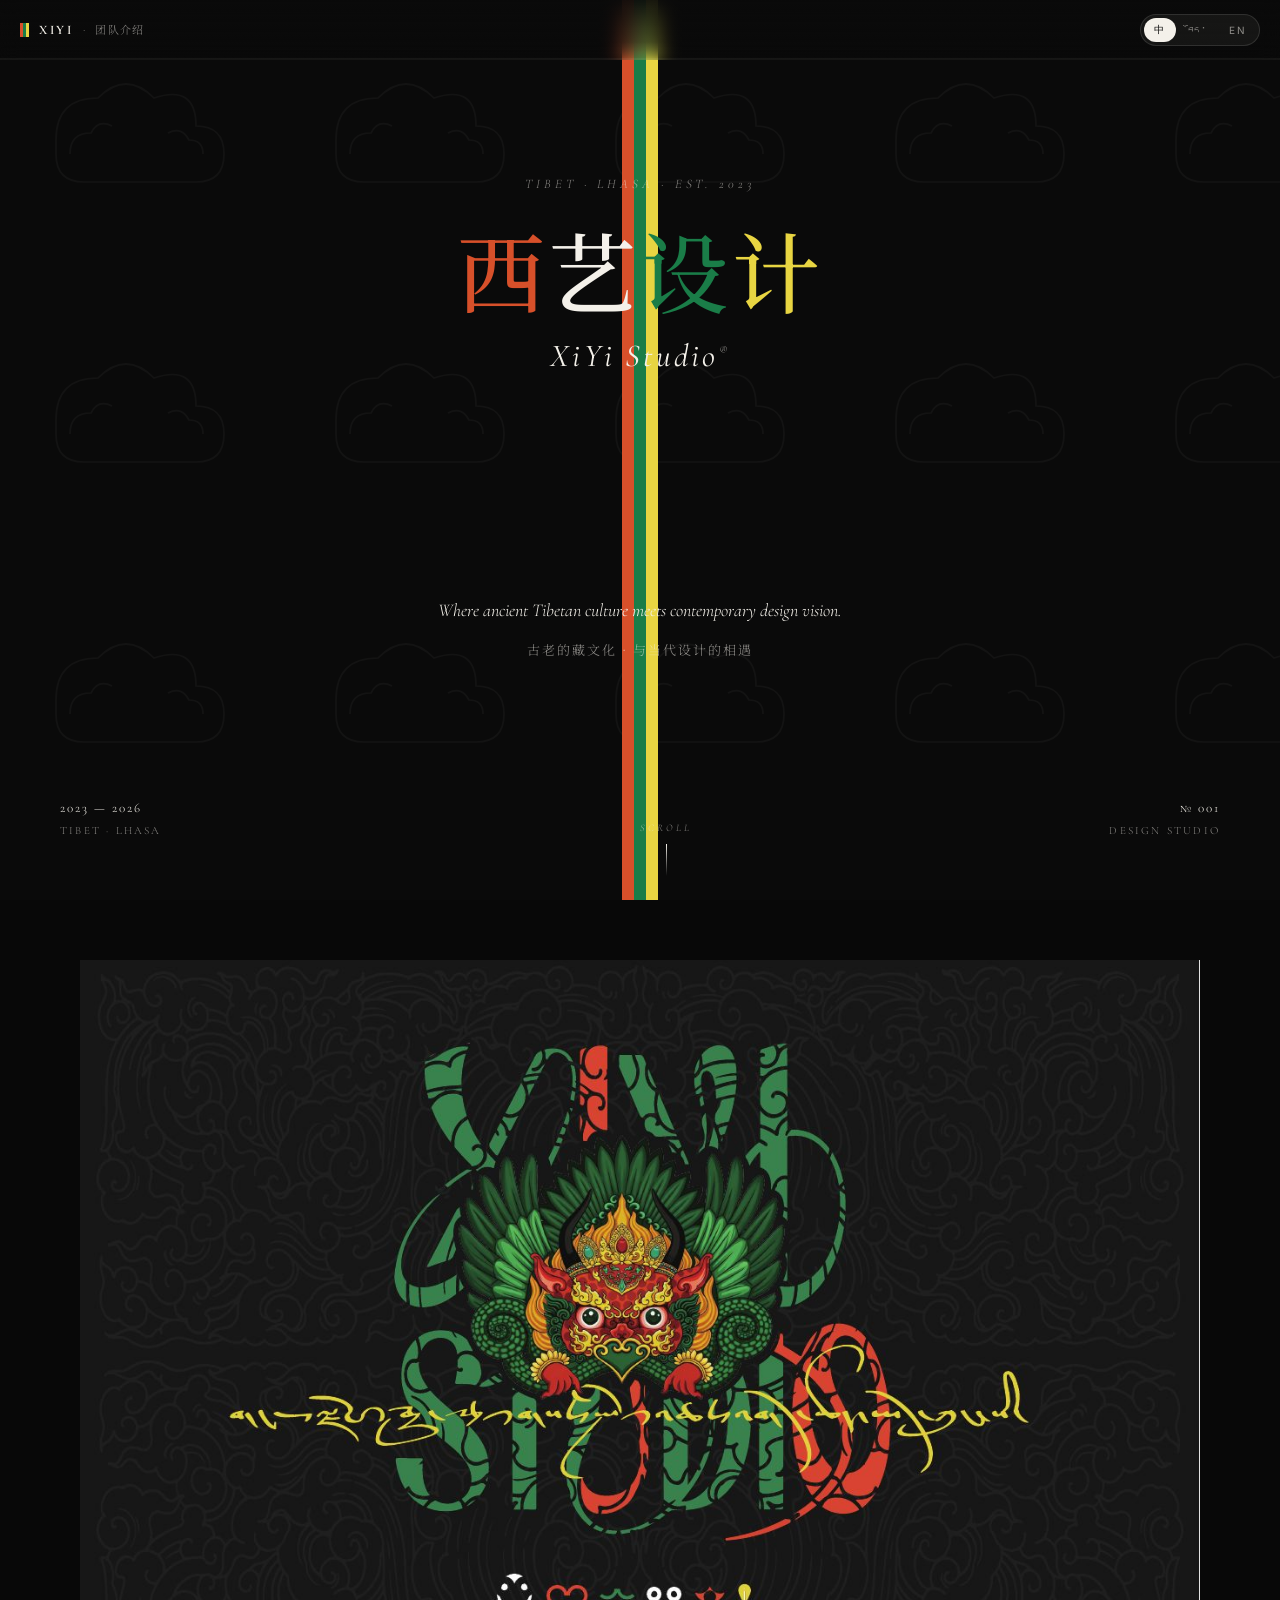
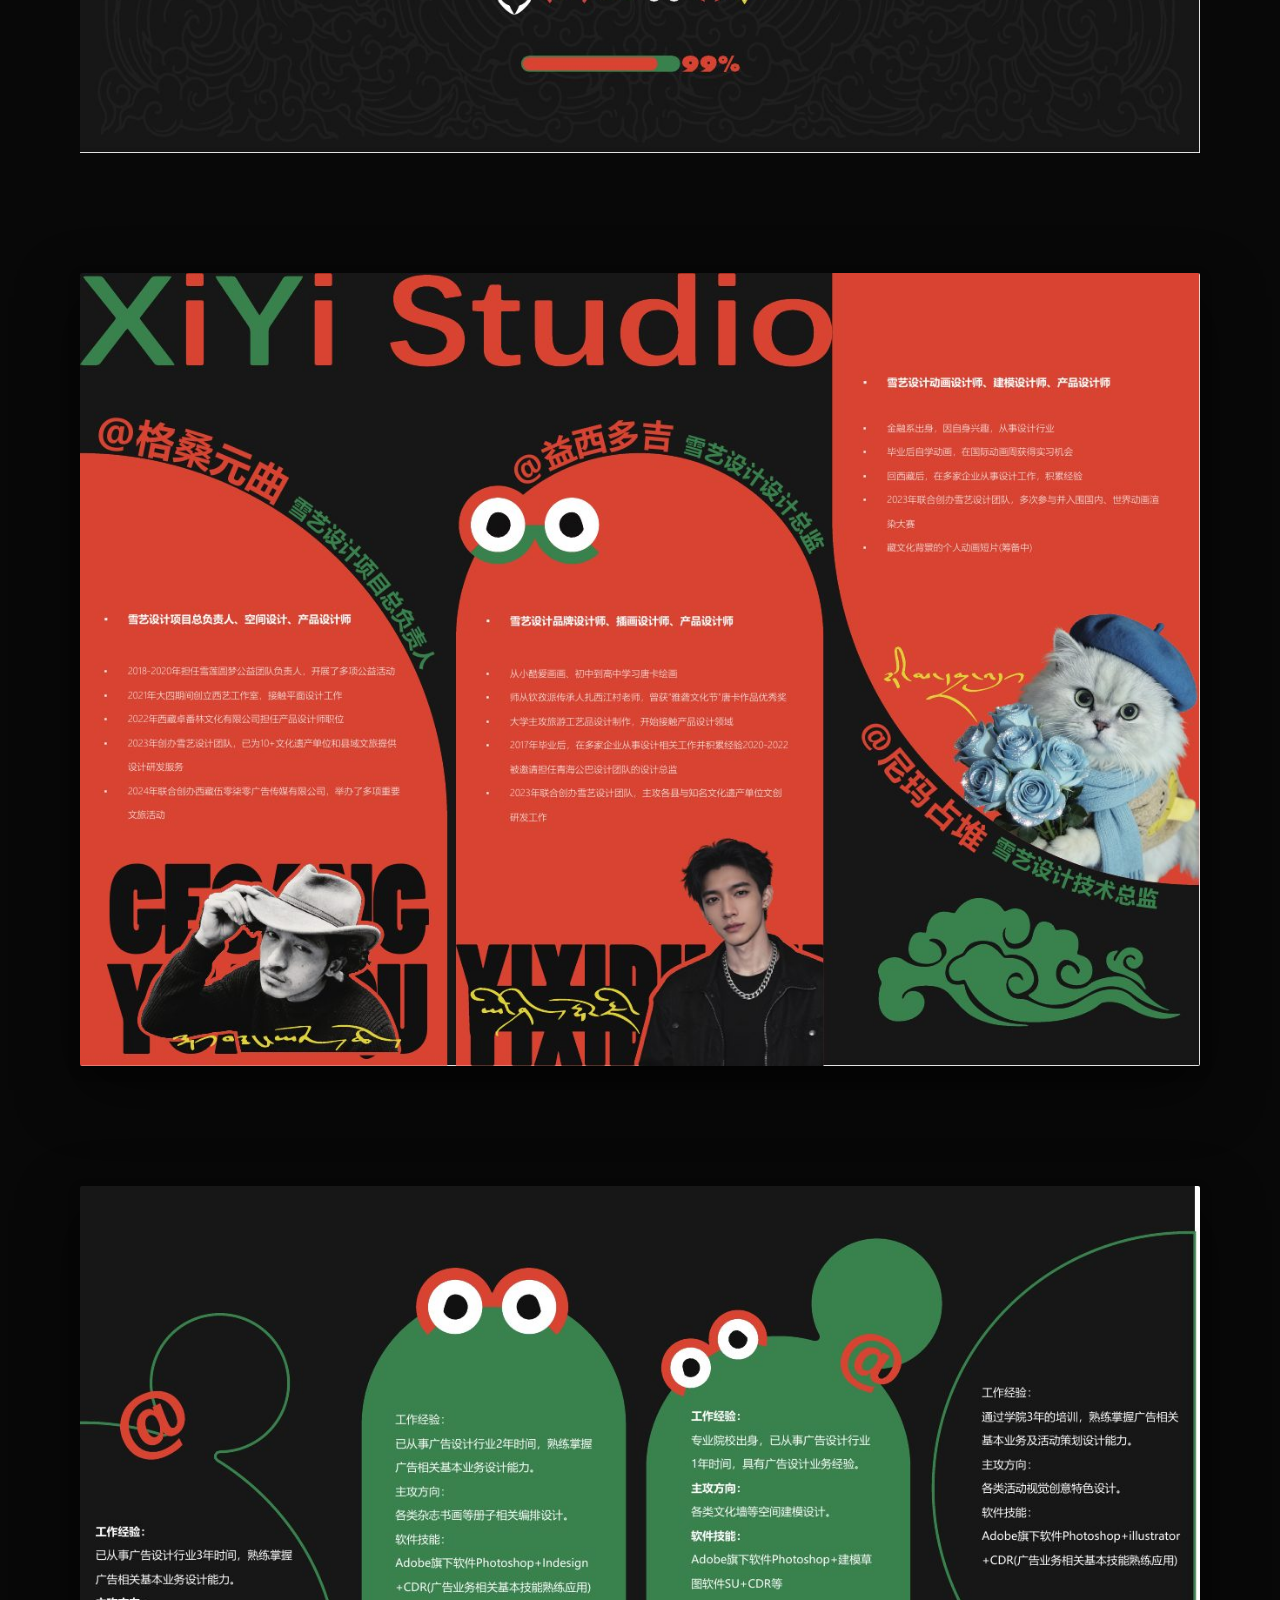
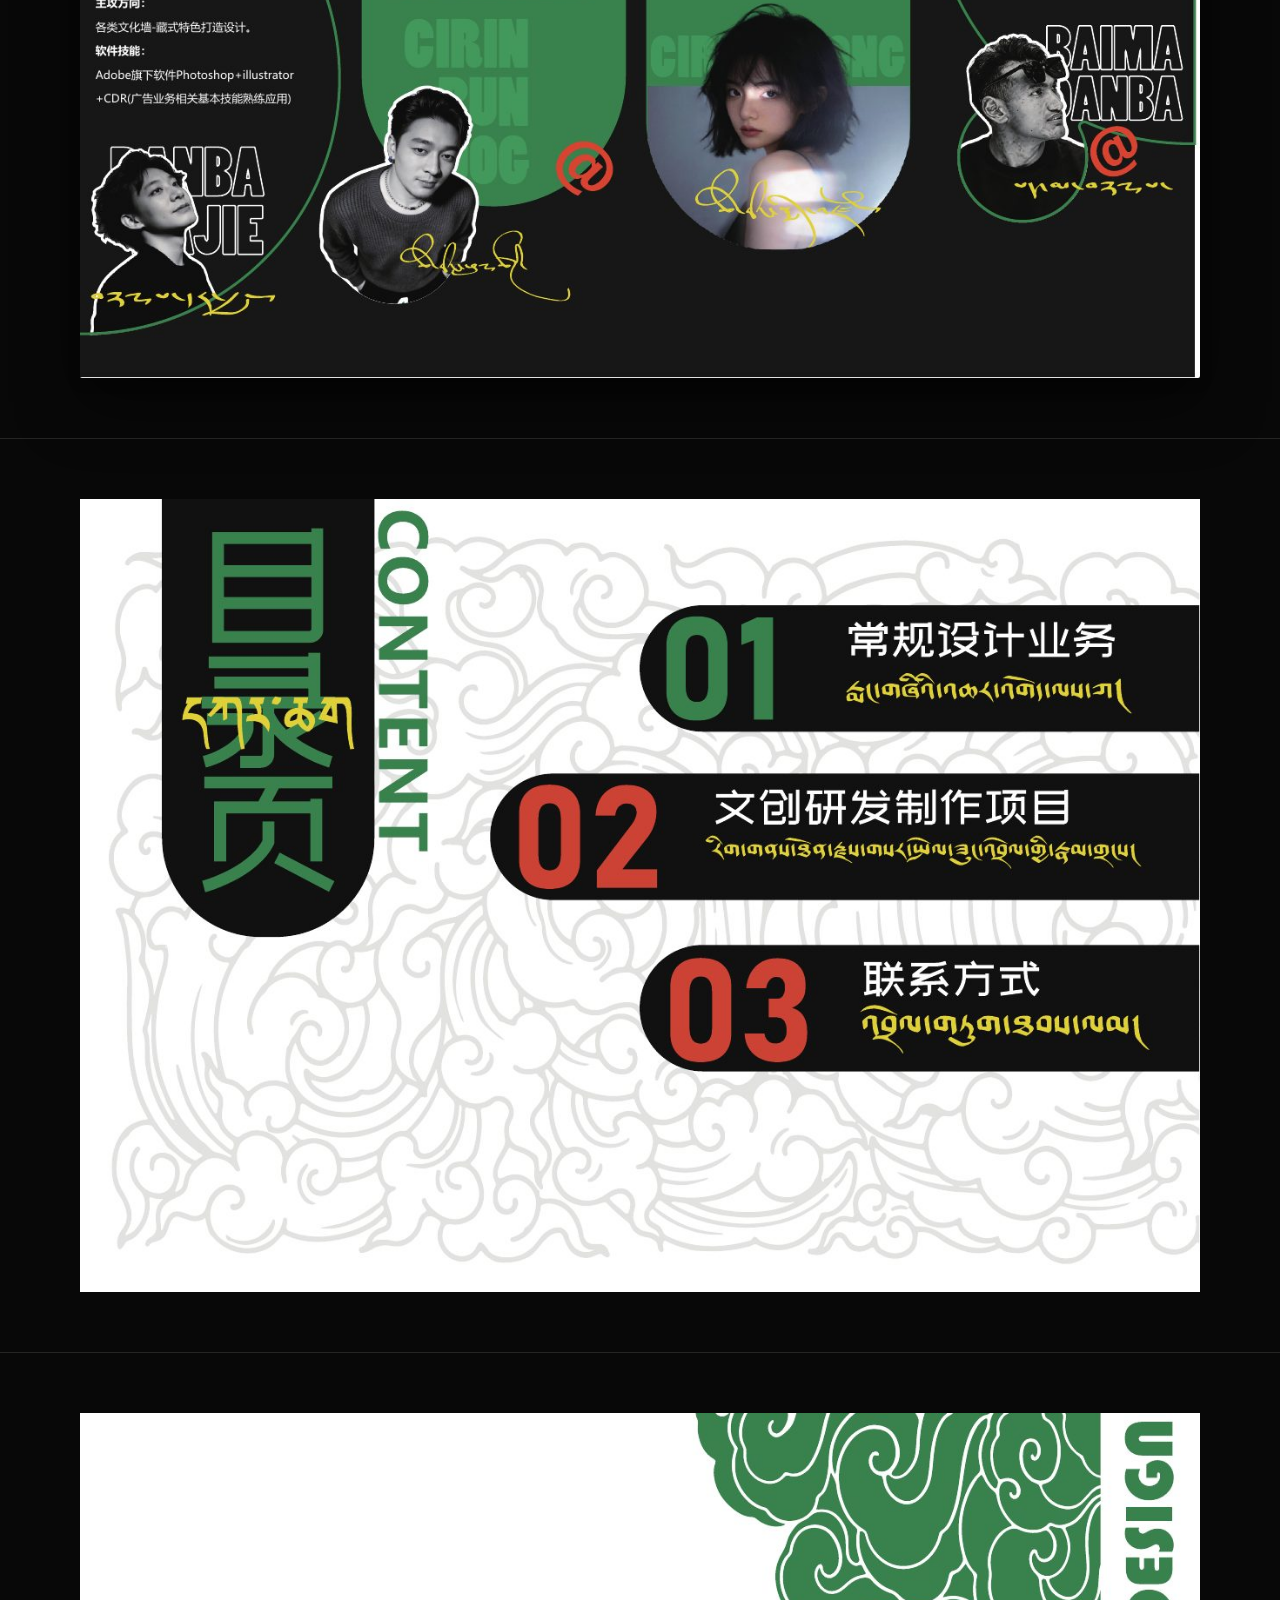
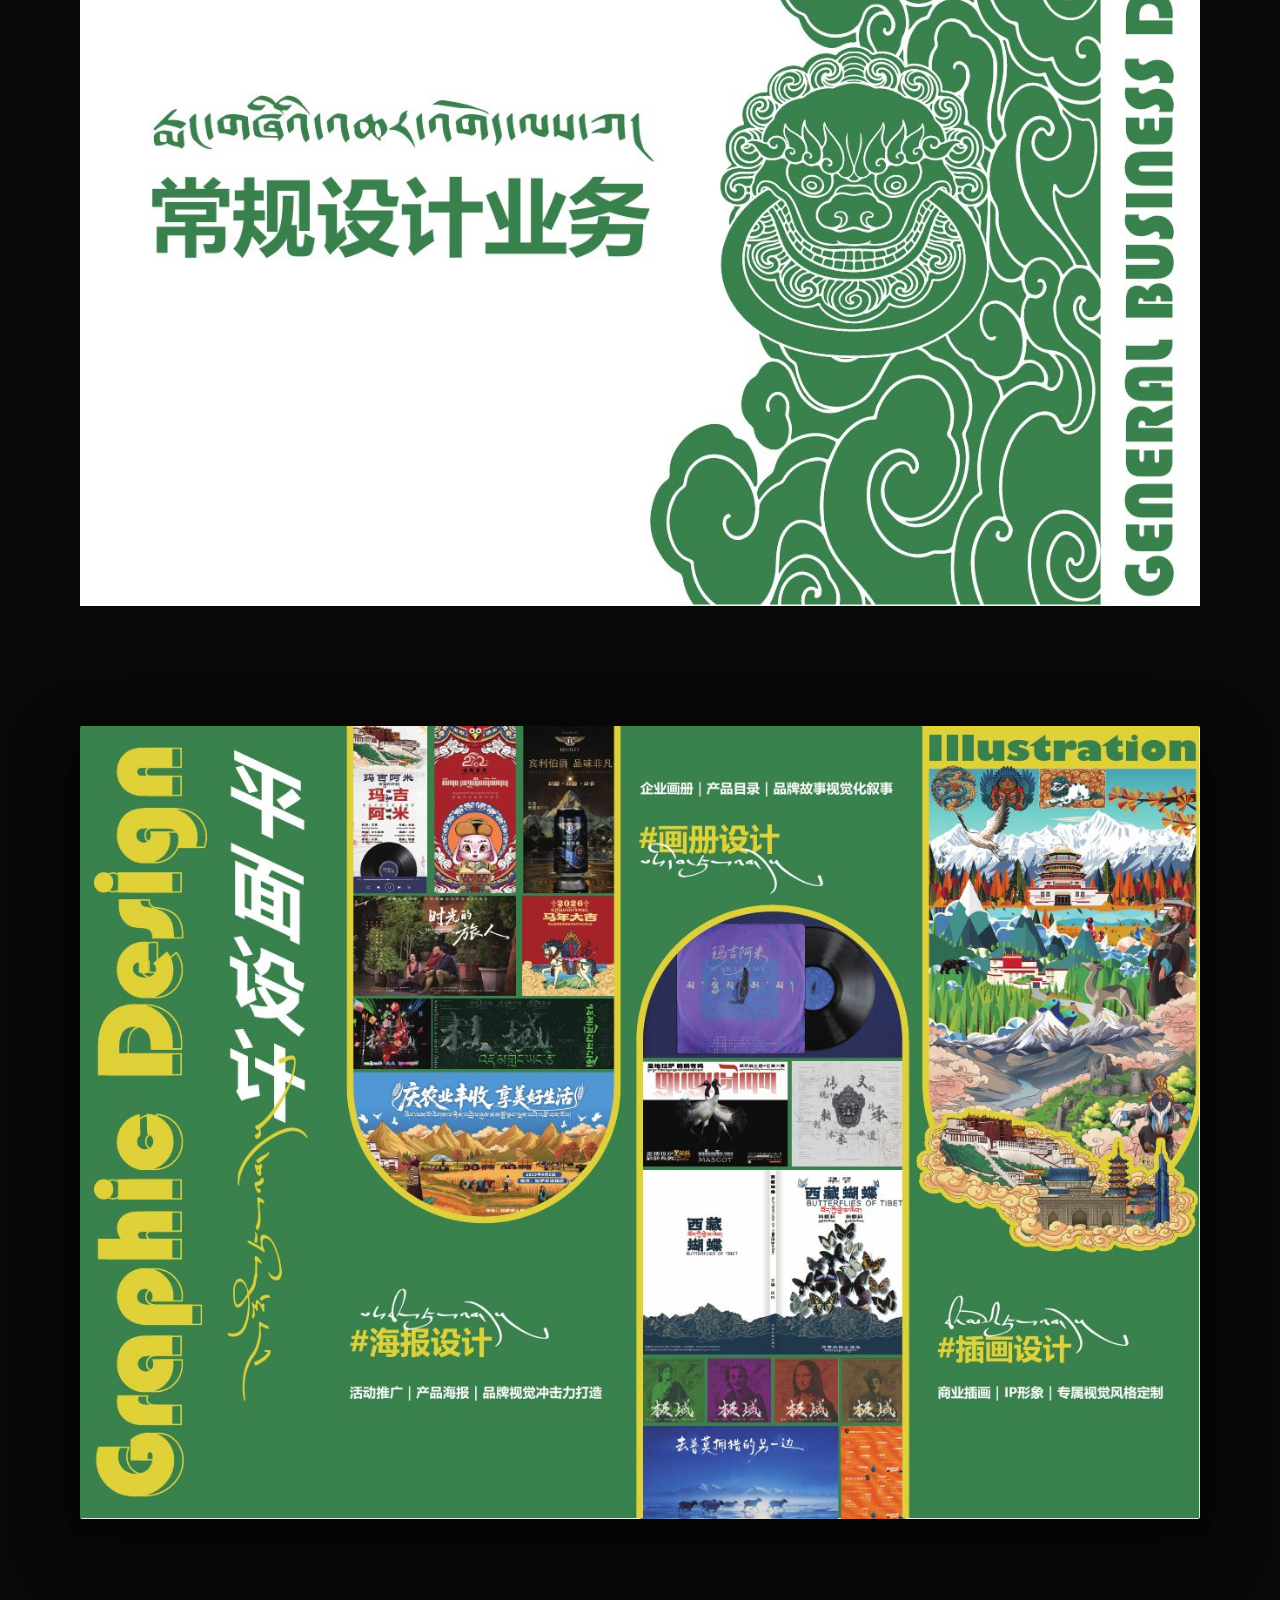
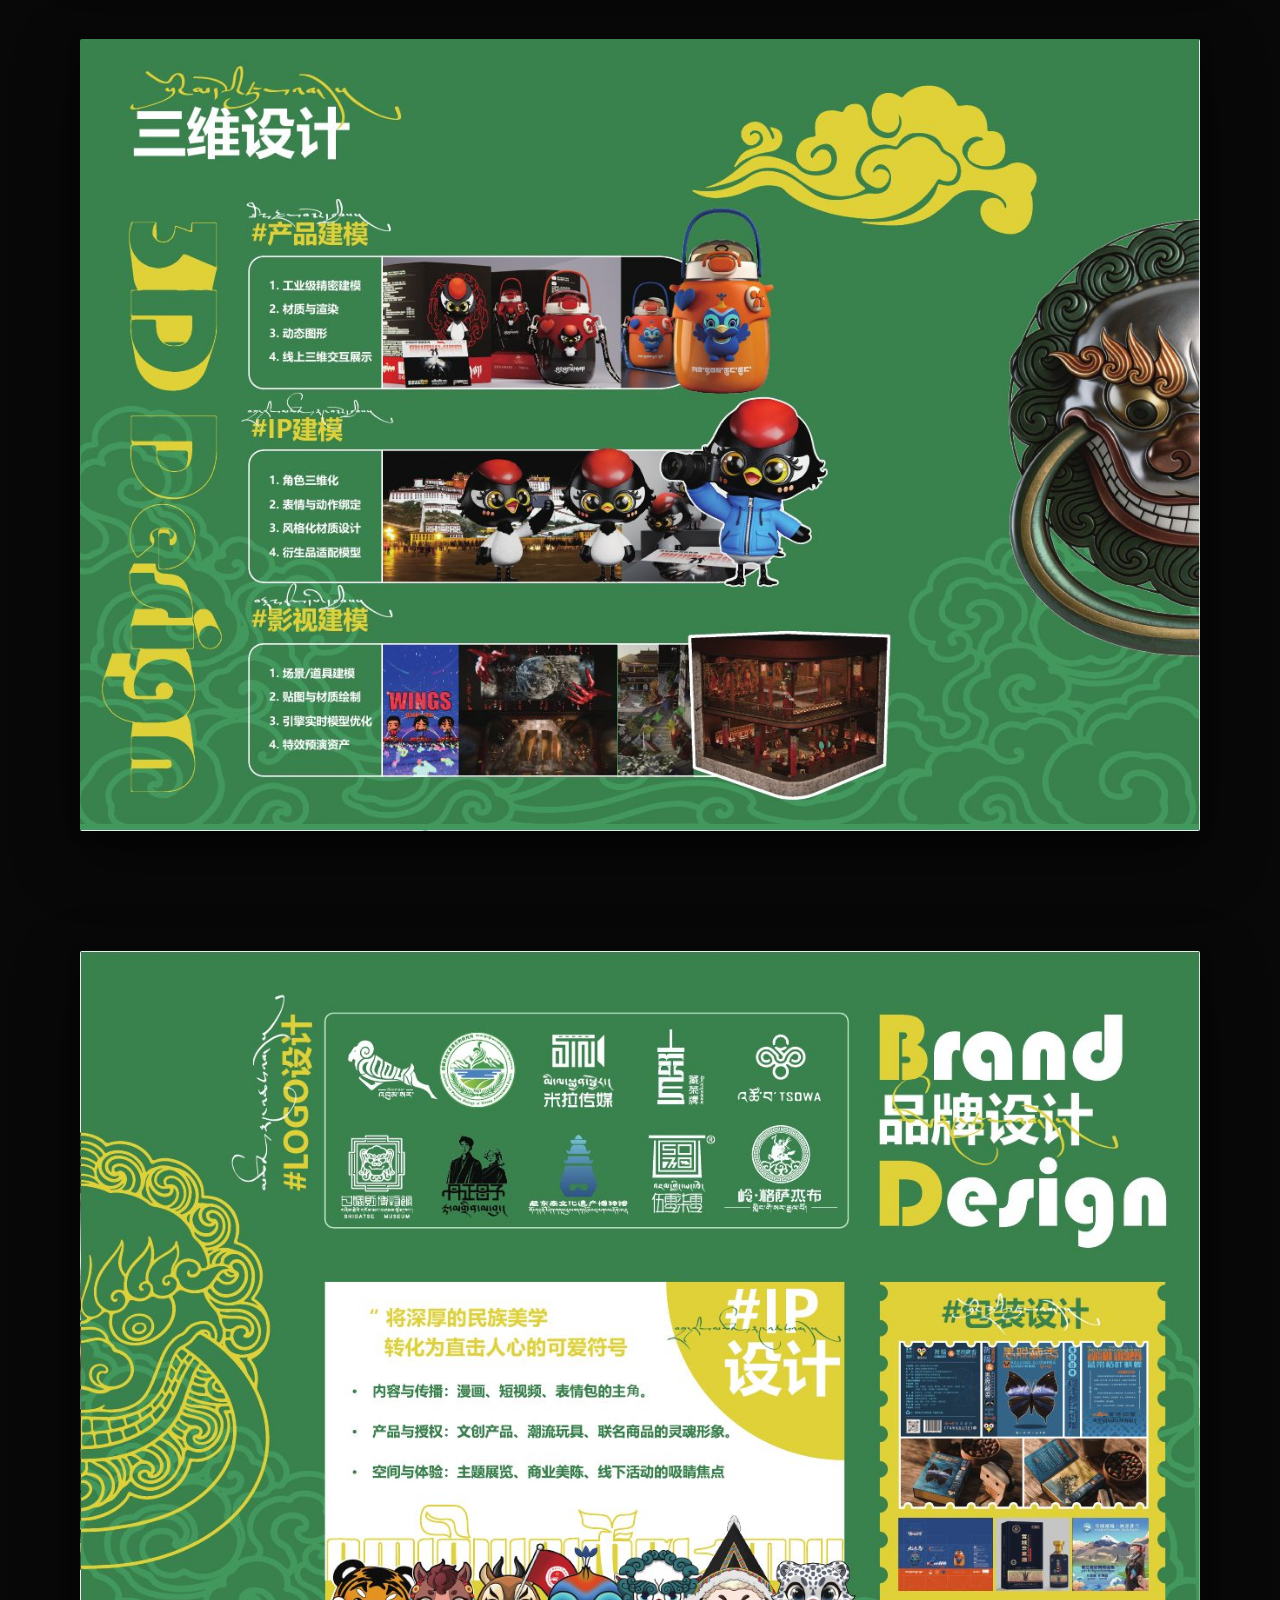
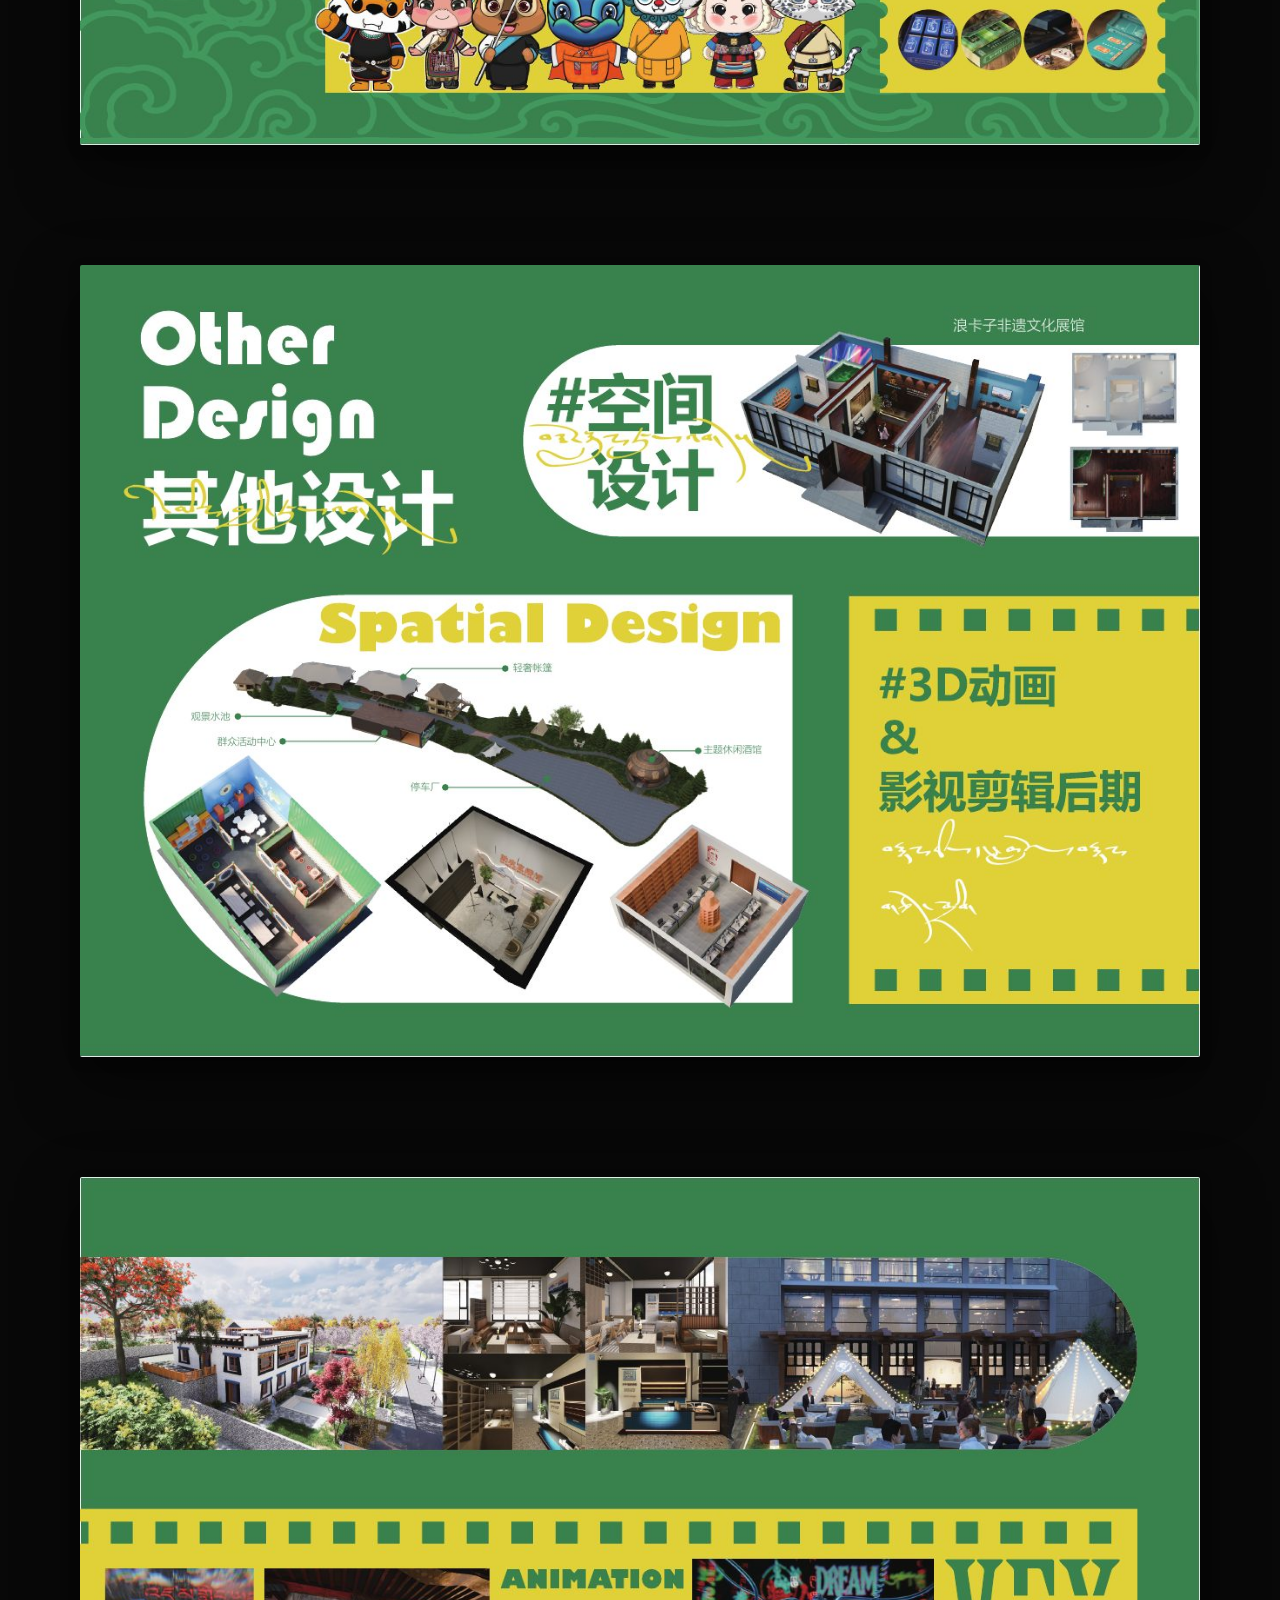
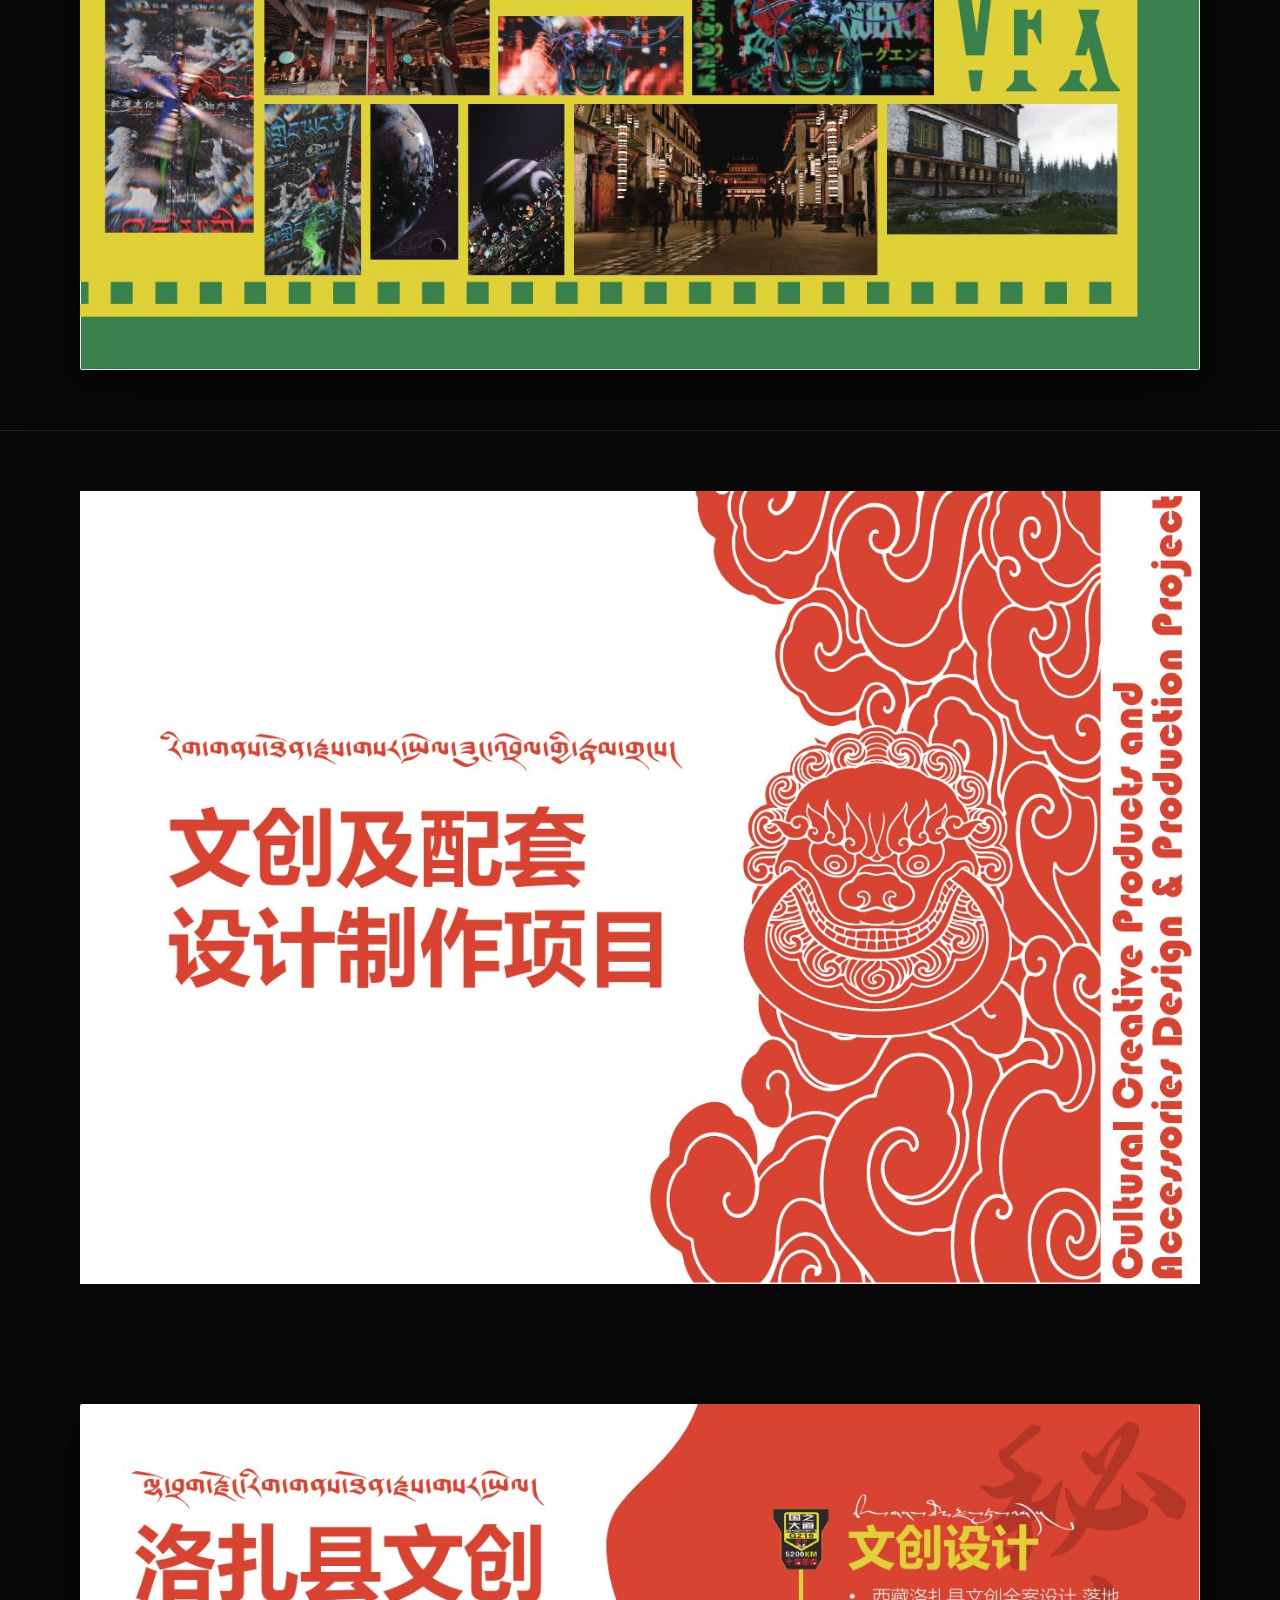
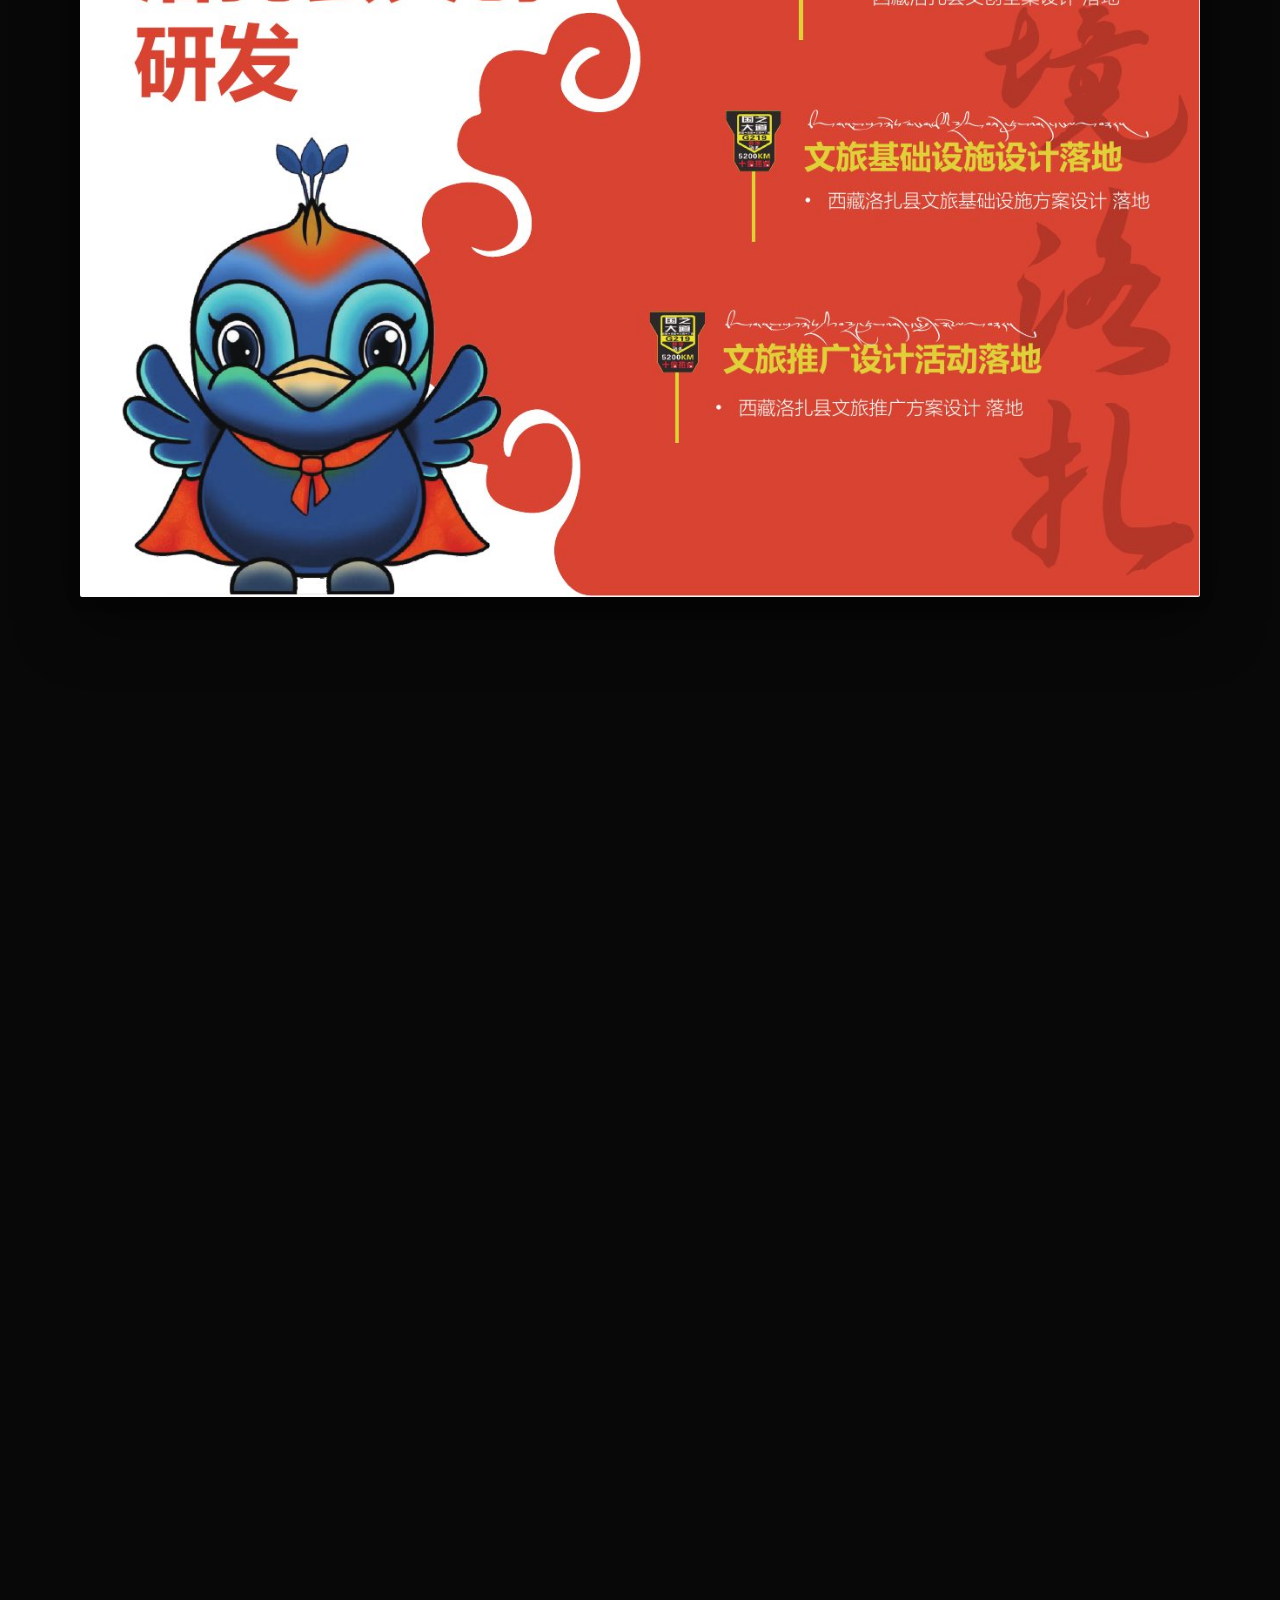
<file: index.html>
<!DOCTYPE html>
<html lang="zh-CN">
<head>
<meta charset="UTF-8">
<meta name="viewport" content="width=device-width, initial-scale=1.0, viewport-fit=cover">
<title>西艺设计 · XiYi Studio · 2023-2026</title>
<meta name="description" content="西藏拉萨设计工作室 — 古老藏文化与当代设计语言的相遇">
<link rel="preconnect" href="https://fonts.googleapis.com">
<link rel="preconnect" href="https://fonts.gstatic.com" crossorigin>
<link href="https://fonts.googleapis.com/css2?family=Cormorant+Garamond:ital,wght@0,300;0,400;0,500;0,600;1,300;1,400&family=Noto+Serif+SC:wght@300;400;500;600;700&family=Noto+Serif+Tibetan:wght@400;500;700&family=Inter:wght@300;400;500&display=swap" rel="stylesheet">
<style>
/* ========================================== */
/* 西艺设计 · XiYi Studio · 整站样式            */
/* ========================================== */

:root{
  --black:#0a0a0a;
  --ink:#141414;
  --paper:#f4f1ea;
  --red:#d7502a;
  --green:#1a7d48;
  --yellow:#e8d542;
  --muted:rgba(244,241,234,0.55);
  --border:rgba(244,241,234,0.12);
  --book-bg:#080808;
}

*{margin:0;padding:0;box-sizing:border-box;-webkit-tap-highlight-color:transparent;}
html,body{
  background:var(--black);
  color:var(--paper);
  overflow-x:hidden;
  scroll-behavior:smooth;
}
body{
  font-family:'Noto Serif SC','Cormorant Garamond',serif;
  font-weight:300;
  line-height:1.6;
  min-height:100vh;
  position:relative;
}

/* ============ 顶部品牌栏 ============ */
.topbar{
  position:fixed;top:0;left:0;right:0;
  z-index:100;
  background:linear-gradient(to bottom, rgba(10,10,10,0.92), rgba(10,10,10,0.5) 70%, transparent);
  backdrop-filter:blur(10px);-webkit-backdrop-filter:blur(10px);
  transition:transform 0.4s ease, background 0.4s ease;
}
.topbar.hidden{transform:translateY(-100%);}
.topbar-inner{
  display:flex;justify-content:space-between;align-items:center;
  padding:14px 20px;
}
.brand{display:flex;align-items:center;gap:10px;font-family:'Cormorant Garamond',serif;}
.brand-stripes{display:inline-flex;height:14px;}
.brand-stripes span{width:3px;height:100%;}
.brand-stripes span:nth-child(1){background:var(--red);}
.brand-stripes span:nth-child(2){background:var(--green);}
.brand-stripes span:nth-child(3){background:var(--yellow);}
.brand-name{
  font-size:13px;letter-spacing:0.2em;font-weight:600;color:var(--paper);
}
.brand-sep{color:var(--muted);font-size:12px;}
.brand-chap{
  font-family:'Noto Serif SC',serif;font-weight:300;
  font-size:11px;letter-spacing:0.1em;color:var(--muted);
  transition:color 0.4s ease;
}

.lang-switch{
  display:flex;gap:2px;
  font-family:'Inter',sans-serif;
  font-size:10px;letter-spacing:0.15em;
  background:rgba(244,241,234,0.05);
  border:1px solid var(--border);
  border-radius:20px;padding:3px;
}
.lang-switch button{
  background:transparent;border:none;color:var(--muted);
  padding:5px 10px;border-radius:18px;cursor:pointer;
  font-family:inherit;font-size:inherit;letter-spacing:inherit;
  transition:all 0.4s cubic-bezier(.22,.61,.36,1);
}
.lang-switch button.active{background:var(--paper);color:var(--black);}

/* 顶部细线进度 */
.topbar-progress{
  position:absolute;left:0;right:0;bottom:0;
  height:2px;background:rgba(244,241,234,0.05);
}
.topbar-progress-fill{
  height:100%;
  background:linear-gradient(to right, var(--red) 0%, var(--green) 50%, var(--yellow) 100%);
  width:0%;transition:width 0.2s ease;
}

/* ============ 藏文待译提示带 ============ */
.lang-notice{
  position:fixed;top:54px;left:0;right:0;
  text-align:center;
  font-family:'Cormorant Garamond',serif;font-style:italic;
  font-size:11px;letter-spacing:0.15em;color:var(--yellow);
  padding:6px 20px;
  background:rgba(232,213,66,0.08);
  border-bottom:1px solid rgba(232,213,66,0.15);
  z-index:99;
  opacity:0;pointer-events:none;
  transition:opacity 0.4s ease;
}
.lang-notice.show{opacity:1;}

/* ============ 右侧章节锚点导航 ============ */
.dot-nav{
  position:fixed;top:50%;right:14px;
  transform:translateY(-50%);
  display:flex;flex-direction:column;gap:14px;
  z-index:90;
  opacity:0;
  transition:opacity 0.6s ease;
}
.dot-nav.show{opacity:1;}
.dot-link{
  display:flex;align-items:center;gap:8px;
  text-decoration:none;
  position:relative;
}
.dot-link .dot{
  display:block;width:7px;height:7px;border-radius:50%;
  background:rgba(244,241,234,0.25);
  border:1px solid rgba(244,241,234,0.4);
  transition:all 0.3s ease;
}
.dot-link.active .dot{
  background:var(--paper);
  border-color:var(--paper);
  width:9px;height:9px;
  box-shadow:0 0 12px rgba(244,241,234,0.4);
}
.dot-link .dot-label{
  font-family:'Cormorant Garamond',serif;font-style:italic;
  font-size:10px;letter-spacing:0.2em;
  color:var(--muted);
  opacity:0;transform:translateX(8px);
  transition:all 0.3s ease;
  white-space:nowrap;
  position:absolute;right:18px;
  background:rgba(10,10,10,0.85);
  padding:3px 8px;border-radius:10px;
  pointer-events:none;
}
.dot-link:hover .dot-label,
.dot-link.active .dot-label{
  opacity:1;transform:translateX(0);
}

/* ============ 首屏 ============ */
.hero{
  min-height:100vh;min-height:100dvh;
  position:relative;
  display:flex;flex-direction:column;
  padding:90px 26px 60px;
  overflow:hidden;
  z-index:2;
}
.cloud-bg{
  position:absolute;inset:0;
  opacity:0.04;
  background-image:url("data:image/svg+xml;utf8,<svg xmlns='http://www.w3.org/2000/svg' viewBox='0 0 200 200'><path d='M40 100 Q40 70 70 70 Q90 50 110 70 Q140 60 140 90 Q160 90 160 110 Q160 130 140 130 L60 130 Q40 130 40 110 Z M50 110 Q50 95 65 95 Q70 85 80 90 M120 95 Q130 90 135 100 Q145 100 145 110' stroke='%23f4f1ea' fill='none' stroke-width='1.2'/></svg>");
  background-size:280px 280px;
  pointer-events:none;
  animation:cloudDrift 60s linear infinite;
}
@keyframes cloudDrift{from{background-position:0 0;}to{background-position:280px 280px;}}

.tri-stripes{
  position:absolute;top:0;bottom:0;left:50%;
  transform:translateX(-50%);
  display:flex;width:36px;z-index:1;
  opacity:0;
  animation:stripesIn 1.4s cubic-bezier(.22,.61,.36,1) 0.3s forwards;
}
.tri-stripes span{flex:1;}
.tri-stripes span:nth-child(1){background:var(--red);}
.tri-stripes span:nth-child(2){background:var(--green);}
.tri-stripes span:nth-child(3){background:var(--yellow);}
@keyframes stripesIn{
  0%{opacity:0;transform:translateX(-50%) scaleY(0);transform-origin:top;}
  100%{opacity:1;transform:translateX(-50%) scaleY(1);}
}

.hero-content{
  flex:1;display:flex;flex-direction:column;justify-content:center;
  align-items:center;text-align:center;
  position:relative;z-index:2;
}
.eyebrow{
  font-family:'Cormorant Garamond',serif;font-style:italic;
  font-size:13px;letter-spacing:0.3em;text-transform:uppercase;
  color:var(--muted);margin-bottom:28px;
  opacity:0;animation:fadeUp 1s ease 0.8s forwards;
}
.hero-title{
  font-family:'Noto Serif SC',serif;font-weight:500;
  font-size:clamp(48px,13vw,64px);
  line-height:1.05;letter-spacing:0.04em;
  margin-bottom:8px;
}
.hero-title .char{
  display:inline-block;opacity:0;transform:translateY(40px);
  animation:charIn 0.9s cubic-bezier(.22,.61,.36,1) forwards;
}
.hero-title .char:nth-child(1){animation-delay:0.5s;}
.hero-title .char:nth-child(2){animation-delay:0.65s;}
.hero-title .char:nth-child(3){animation-delay:0.8s;}
.hero-title .char:nth-child(4){animation-delay:0.95s;}
.hero-title .accent-r{color:var(--red);}
.hero-title .accent-g{color:var(--green);}
.hero-title .accent-y{color:var(--yellow);}
@keyframes charIn{to{opacity:1;transform:translateY(0);}}

.hero-en{
  font-family:'Cormorant Garamond',serif;font-style:italic;font-weight:400;
  font-size:24px;letter-spacing:0.1em;color:var(--paper);
  margin-top:6px;margin-bottom:36px;
  opacity:0;animation:fadeUp 1s ease 1.4s forwards;
}
.hero-en .reg{font-size:11px;vertical-align:super;color:var(--muted);}

/* LOGO容器 */
.owl-wrap{
  margin:24px 0 36px;
  height:118px;
  display:flex;justify-content:center;align-items:center;
  opacity:0;
  animation:owlIn 1.2s cubic-bezier(.34,1.56,.64,1) 1.6s forwards;
  filter:drop-shadow(0 8px 28px rgba(215,80,42,0.20));
}
.owl-wrap.floating{animation:owlFloat 4s ease-in-out infinite;}
.owl-wrap svg{height:118px;width:auto;display:block;}
@keyframes owlIn{
  0%{opacity:0;transform:scale(0.4) rotate(-15deg);}
  100%{opacity:1;transform:scale(1) rotate(0);}
}
@keyframes owlFloat{
  0%,100%{transform:translateY(0);}
  50%{transform:translateY(-6px);}
}

.tagline{
  font-family:'Cormorant Garamond',serif;font-style:italic;font-weight:300;
  font-size:16px;line-height:1.7;color:var(--paper);
  max-width:340px;margin:0 auto 12px;
  opacity:0;animation:fadeUp 1.2s ease 1.8s forwards;
}
.tagline-zh{
  font-family:'Noto Serif SC',serif;font-weight:300;
  font-size:13px;letter-spacing:0.15em;color:var(--muted);
  max-width:300px;margin:0 auto;line-height:2;
  opacity:0;animation:fadeUp 1.2s ease 2s forwards;
}
@keyframes fadeUp{from{opacity:0;transform:translateY(20px);}to{opacity:1;transform:translateY(0);}}

.hero-foot{
  display:flex;justify-content:space-between;align-items:flex-end;
  padding-top:50px;
  font-family:'Cormorant Garamond',serif;
  font-size:11px;letter-spacing:0.2em;color:var(--muted);
  text-transform:uppercase;
  opacity:0;animation:fadeUp 1s ease 2.2s forwards;
  position:relative;z-index:2;
}
.hero-foot .left{text-align:left;}
.hero-foot .right{text-align:right;}
.hero-foot .year{display:block;color:var(--paper);font-size:13px;letter-spacing:0.15em;margin-bottom:4px;}

.scroll-hint{
  position:absolute;bottom:24px;left:50%;
  transform:translateX(-50%);
  display:flex;flex-direction:column;align-items:center;gap:8px;
  font-family:'Cormorant Garamond',serif;font-style:italic;
  font-size:10px;letter-spacing:0.3em;color:var(--muted);
  text-transform:uppercase;
  opacity:0;animation:fadeUp 1s ease 2.5s forwards;
  z-index:3;
}
.scroll-hint .line{
  width:1px;height:32px;
  background:linear-gradient(to bottom,var(--paper),transparent);
  animation:scrollLine 2s ease-in-out infinite;
}
@keyframes scrollLine{
  0%,100%{transform:scaleY(0.4);transform-origin:top;opacity:0.4;}
  50%{transform:scaleY(1);transform-origin:top;opacity:1;}
}

/* ============ 册子主体 ============ */
.booklet{
  background:var(--book-bg);
  position:relative;
  z-index:2;
  padding-bottom:0;
}
.chapter{position:relative;}

/* 单页：带内边距、阴影、入场动画 */
.page{
  position:relative;
  padding:30px 14px;
  display:flex;justify-content:center;align-items:center;
  opacity:0;
  transform:translateY(50px) scale(0.96);
  transition:opacity 1s cubic-bezier(.22,.61,.36,1),
             transform 1s cubic-bezier(.22,.61,.36,1);
}
.page.in{
  opacity:1;
  transform:translateY(0) scale(1);
}
.page img{
  max-width:100%;
  width:100%;
  height:auto;
  display:block;
  border-radius:2px;
  box-shadow:
    0 4px 12px rgba(0,0,0,0.3),
    0 24px 60px rgba(0,0,0,0.5);
}

/* 各章节之间的细分隔线 */
.chapter + .chapter{
  border-top:1px solid var(--border);
}

/* ============ 章节封面震撼入场页 ============ */
.page-feature{
  min-height:100vh;min-height:100dvh;
  padding:0;
  flex-direction:column;justify-content:center;
  position:relative;
  overflow:hidden;
}
.page-feature img{
  width:100%;
  max-width:100%;
  height:auto;
  border-radius:0;
  box-shadow:none;
  display:block;
}

/* feature 入场覆盖层（页面进入时全屏黑色幕布拉开） */
.feature-overlay{
  position:absolute;
  inset:0;
  z-index:5;
  display:flex;flex-direction:column;justify-content:center;align-items:flex-start;
  padding:0 30px;
  background:#0a0a0a;
  pointer-events:none;
  /* 默认显示，滚到时JS加 .gone */
}
.page-feature.entered .feature-overlay{
  animation:overlayOut 1.4s cubic-bezier(.7,.0,.3,1) forwards;
}
@keyframes overlayOut{
  0%{opacity:1;clip-path:inset(0 0 0 0);}
  60%{opacity:1;clip-path:inset(0 0 0 0);}
  100%{opacity:0;clip-path:inset(50% 0 50% 0);}
}

.feature-num{
  font-family:'Cormorant Garamond',serif;font-style:italic;
  font-size:13px;color:var(--red);
  letter-spacing:0.3em;margin-bottom:18px;
  opacity:0;transform:translateY(20px);
}
.feature-title{
  font-family:'Noto Serif SC',serif;font-weight:600;
  font-size:48px;line-height:1.1;letter-spacing:0.02em;
  color:var(--paper);
  margin-bottom:14px;
  opacity:0;transform:translateY(30px);
}
.feature-en{
  font-family:'Cormorant Garamond',serif;font-style:italic;font-weight:400;
  font-size:18px;letter-spacing:0.08em;
  color:var(--paper);
  margin-bottom:20px;
  opacity:0;transform:translateY(20px);
}
.feature-tib{
  font-family:'Noto Serif Tibetan',serif;
  font-size:13px;color:var(--muted);letter-spacing:0.05em;
  opacity:0;transform:translateY(20px);
}

/* feature 进入时文字依次浮现 */
.page-feature.entered .feature-num{animation:featureTxtIn 0.7s cubic-bezier(.22,.61,.36,1) 0.3s forwards;}
.page-feature.entered .feature-title{animation:featureTxtIn 0.9s cubic-bezier(.22,.61,.36,1) 0.5s forwards;}
.page-feature.entered .feature-en{animation:featureTxtIn 0.9s cubic-bezier(.22,.61,.36,1) 0.7s forwards;}
.page-feature.entered .feature-tib{animation:featureTxtIn 0.9s cubic-bezier(.22,.61,.36,1) 0.9s forwards;}
@keyframes featureTxtIn{
  to{opacity:1;transform:translateY(0);}
}

/* feature 不同色调 */
.feature-green .feature-num{color:var(--green);}
.feature-red .feature-num{color:var(--red);}
.feature-light .feature-overlay{background:#f4f1ea;}
.feature-light .feature-title,
.feature-light .feature-en{color:#0a0a0a;}
.feature-light .feature-tib{color:rgba(10,10,10,0.6);}
.overlay-dark .feature-num{color:var(--red);}

/* feature 内容图：进入后从中央放大，先小再到全幅 */
.page-feature .feature-img-wrap{
  width:100%;
  position:relative;
  z-index:1;
  transform:scale(0.94);
  opacity:0.5;
  transition:transform 1.2s cubic-bezier(.22,.61,.36,1) 0.6s,
             opacity 1.2s cubic-bezier(.22,.61,.36,1) 0.6s;
}
.page-feature.entered .feature-img-wrap,
.page-feature.entered img{
  /* 这里直接套到img */
}
.page-feature img{
  transform:scale(1.04);
  transition:transform 2s cubic-bezier(.22,.61,.36,1);
  filter:brightness(0.85);
}
.page-feature.entered img{
  transform:scale(1);
  filter:brightness(1);
}

/* 封底页特殊处理 */
.page-back{
  min-height:80vh;
  padding:40px 14px 80px;
}
.page-back img{
  max-width:100%;
  border-radius:2px;
}

/* ============ 底部页码 ============ */
.page-counter{
  position:fixed;
  left:18px;bottom:18px;
  z-index:90;
  font-family:'Cormorant Garamond',serif;
  font-size:13px;letter-spacing:0.18em;
  color:var(--paper);
  background:rgba(10,10,10,0.7);
  backdrop-filter:blur(8px);-webkit-backdrop-filter:blur(8px);
  padding:6px 12px;border-radius:14px;
  border:1px solid var(--border);
  opacity:0;
  transition:opacity 0.6s ease;
}
.page-counter.show{opacity:1;}
.pc-current{font-weight:500;color:var(--paper);}
.pc-sep{color:var(--muted);margin:0 4px;}
.pc-total{color:var(--muted);}

/* ============ 结尾标记 ============ */
.end-mark{
  text-align:center;
  padding:40px 26px 80px;
  border-top:1px solid var(--border);
  background:var(--book-bg);
}
.end-stripes{
  display:inline-flex;width:60px;height:3px;
  margin-bottom:18px;
}
.end-stripes span{flex:1;}
.end-stripes span:nth-child(1){background:var(--red);}
.end-stripes span:nth-child(2){background:var(--green);}
.end-stripes span:nth-child(3){background:var(--yellow);}
.end-text{
  font-family:'Cormorant Garamond',serif;font-style:italic;
  font-size:11px;letter-spacing:0.3em;color:var(--muted);
  text-transform:uppercase;line-height:2;
}
.end-year{color:var(--paper);font-size:13px;}

/* ============ 桌面端微调 ============ */
@media (min-width:768px){
  .hero{padding:90px 60px 60px;}
  .hero-title{font-size:88px;}
  .hero-en{font-size:32px;}
  .tagline{max-width:520px;font-size:18px;}
  .tagline-zh{max-width:480px;}
  .page{padding:50px 60px;}
  .page img{max-width:1100px;}
  .feature-overlay{padding:0 80px;}
  .feature-title{font-size:72px;}
  .feature-en{font-size:24px;}
  .end-mark{padding:60px 60px 100px;}
}

@media (min-width:1200px){
  .page{padding:60px 80px;}
  .page img{max-width:1200px;}
  .feature-title{font-size:88px;}
  .dot-nav{right:30px;}
}

</style>
</head>
<body>

<!-- ========== 顶部品牌栏 ========== -->
<header class="topbar" id="topbar">
  <div class="topbar-inner">
    <div class="brand">
      <span class="brand-stripes" aria-hidden="true">
        <span></span><span></span><span></span>
      </span>
      <span class="brand-name">XIYI</span>
      <span class="brand-sep">·</span>
      <span class="brand-chap" id="chapName">tibet · lhasa</span>
    </div>
    <div class="lang-switch" id="langSwitch">
      <button data-lang="zh" class="active">中</button>
      <button data-lang="bo">བོད་</button>
      <button data-lang="en">EN</button>
    </div>
  </div>
  <div class="topbar-progress"><div class="topbar-progress-fill" id="topProgress"></div></div>
</header>

<!-- ========== 藏文待译提示带 ========== -->
<div class="lang-notice" id="langNotice">
  · Tibetan translations to be provided · 藏文待提供 ·
</div>

<!-- ========== 右侧章节锚点导航 ========== -->
<nav class="dot-nav" aria-label="章节导航">
  <a href="#hero" class="dot-link active" data-target="hero" title="首屏">
    <span class="dot"></span><span class="dot-label">Hero</span>
  </a>
  <a href="#team" class="dot-link" data-target="team" title="团队">
    <span class="dot"></span><span class="dot-label">团队</span>
  </a>
  <a href="#toc" class="dot-link" data-target="toc" title="目录">
    <span class="dot"></span><span class="dot-label">目录</span>
  </a>
  <a href="#ch1" class="dot-link" data-target="ch1" title="常规设计业务">
    <span class="dot"></span><span class="dot-label">业务</span>
  </a>
  <a href="#ch2" class="dot-link" data-target="ch2" title="文创制作">
    <span class="dot"></span><span class="dot-label">文创</span>
  </a>
  <a href="#ch3" class="dot-link" data-target="ch3" title="联系方式">
    <span class="dot"></span><span class="dot-label">联系</span>
  </a>
</nav>

<!-- ========================================== -->
<!-- ========== Section 1: 首屏 ============= -->
<!-- ========================================== -->
<section class="hero" id="hero">
  <div class="cloud-bg" aria-hidden="true"></div>
  <div class="tri-stripes" aria-hidden="true"><span></span><span></span><span></span></div>

  <div class="hero-content">
    <div class="eyebrow" data-i18n="eyebrow">TIBET · LHASA · EST. 2023</div>
    <h1 class="hero-title">
      <span class="char accent-r">西</span><span class="char">艺</span><span class="char accent-g">设</span><span class="char accent-y">计</span>
    </h1>
    <div class="hero-en">XiYi Studio<span class="reg">®</span></div>

    <div class="owl-wrap" id="owlMount"></div>

    <p class="tagline" data-i18n="tagline">
      Where ancient Tibetan culture meets contemporary design vision.
    </p>
    <p class="tagline-zh" data-i18n="taglineZh">
      古老的藏文化 · 与当代设计的相遇
    </p>
  </div>

  <div class="hero-foot">
    <div class="left">
      <span class="year">2023 — 2026</span>
      <span data-i18n="footLeft">tibet · lhasa</span>
    </div>
    <div class="right">
      <span class="year">№ 001</span>
      <span data-i18n="footRight">Design Studio</span>
    </div>
  </div>

  <div class="scroll-hint">
    <span data-i18n="scroll">scroll</span>
    <span class="line"></span>
  </div>
</section>

<!-- ========================================== -->
<!-- ========== Section 2: 册子主体 ========== -->
<!-- ========================================== -->
<main class="booklet">

  <!-- ===== 章节 · 团队介绍 (P01-P03) ===== -->
  <section class="chapter" id="team" data-chap-zh="团队介绍" data-chap-en="Team">
    <!-- P01 团队震撼扉页 -->
    <div class="page page-feature feature-dark" data-page="01">
      <div class="feature-overlay">
        <div class="feature-num">— TEAM</div>
        <div class="feature-title">团队介绍</div>
        <div class="feature-en">Our Team</div>
        <div class="feature-tib" data-i18n="teamTib">[ 藏文待提供 ]</div>
      </div>
      <img loading="lazy" src="pages/p-01.jpg" alt="团队介绍">
    </div>
    <div class="page" data-page="02"><img loading="lazy" src="pages/p-02.jpg" alt="管理团队"></div>
    <div class="page" data-page="03"><img loading="lazy" src="pages/p-03.jpg" alt="设计师团队"></div>
  </section>

  <!-- ===== 章节 · 目录 (P04) ===== -->
  <section class="chapter" id="toc" data-chap-zh="目录 Content" data-chap-en="Contents">
    <div class="page page-feature feature-light" data-page="04">
      <div class="feature-overlay overlay-dark">
        <div class="feature-num">— CONTENTS</div>
        <div class="feature-title">目录</div>
        <div class="feature-en">Contents</div>
        <div class="feature-tib" data-i18n="tocTib">[ 藏文待提供 ]</div>
      </div>
      <img loading="lazy" src="pages/p-04.jpg" alt="目录">
    </div>
  </section>

  <!-- ===== 章节 01 · 常规设计业务 (P05-P10) ===== -->
  <section class="chapter" id="ch1" data-chap-zh="常规设计业务" data-chap-en="General Business Design">
    <div class="page page-feature feature-green" data-page="05">
      <div class="feature-overlay">
        <div class="feature-num">— 01 / GENERAL</div>
        <div class="feature-title">常规设计业务</div>
        <div class="feature-en">General Business Design</div>
        <div class="feature-tib" data-i18n="ch1Tib">[ 藏文待提供 ]</div>
      </div>
      <img loading="lazy" src="pages/p-05.jpg" alt="常规设计业务">
    </div>
    <div class="page" data-page="06"><img loading="lazy" src="pages/p-06.jpg" alt="平面设计"></div>
    <div class="page" data-page="07"><img loading="lazy" src="pages/p-07.jpg" alt="三维设计"></div>
    <div class="page" data-page="08"><img loading="lazy" src="pages/p-08.jpg" alt="品牌设计"></div>
    <div class="page" data-page="09"><img loading="lazy" src="pages/p-09.jpg" alt="空间设计"></div>
    <div class="page" data-page="10"><img loading="lazy" src="pages/p-10.jpg" alt="影视特效"></div>
  </section>

  <!-- ===== 章节 02 · 文创及配套设计制作项目 (P11-P26) ===== -->
  <section class="chapter" id="ch2" data-chap-zh="文创制作" data-chap-en="Cultural Creative">
    <div class="page page-feature feature-red" data-page="11">
      <div class="feature-overlay">
        <div class="feature-num">— 02 / CULTURAL</div>
        <div class="feature-title">文创及配套<br>设计制作项目</div>
        <div class="feature-en">Cultural Creative Products<br>& Accessories Design</div>
        <div class="feature-tib" data-i18n="ch2Tib">[ 藏文待提供 ]</div>
      </div>
      <img loading="lazy" src="pages/p-11.jpg" alt="文创及配套">
    </div>
    <div class="page" data-page="12"><img loading="lazy" src="pages/p-12.jpg" alt="洛扎县文创研发"></div>
    <div class="page" data-page="13"><img loading="lazy" src="pages/p-13.jpg" alt="洛扎县文创"></div>
    <div class="page" data-page="14"><img loading="lazy" src="pages/p-14.jpg" alt="文旅基础设施"></div>
    <div class="page" data-page="15"><img loading="lazy" src="pages/p-15.jpg" alt="G219 国之大道"></div>
    <div class="page" data-page="16"><img loading="lazy" src="pages/p-16.jpg" alt="徒步大会"></div>
    <div class="page" data-page="17"><img loading="lazy" src="pages/p-17.jpg" alt="县域文创"></div>
    <div class="page" data-page="18"><img loading="lazy" src="pages/p-18.jpg" alt="案例展示"></div>
    <div class="page" data-page="19"><img loading="lazy" src="pages/p-19.jpg" alt="蓝冰赶羊"></div>
    <div class="page" data-page="20"><img loading="lazy" src="pages/p-20.jpg" alt="项目展示"></div>
    <div class="page" data-page="21"><img loading="lazy" src="pages/p-21.jpg" alt="罗布林卡文创"></div>
    <div class="page" data-page="22"><img loading="lazy" src="pages/p-22.jpg" alt="林芝区文创"></div>
    <div class="page" data-page="23"><img loading="lazy" src="pages/p-23.jpg" alt="西区域文创"></div>
    <div class="page" data-page="24"><img loading="lazy" src="pages/p-24.jpg" alt="文创设计"></div>
    <div class="page" data-page="25"><img loading="lazy" src="pages/p-25.jpg" alt="其他文创"></div>
    <div class="page" data-page="26"><img loading="lazy" src="pages/p-26.jpg" alt="案例集合"></div>
  </section>

  <!-- ===== 章节 03 · 联系方式 (P27-P29) ===== -->
  <section class="chapter" id="ch3" data-chap-zh="联系方式" data-chap-en="Contact">
    <div class="page page-feature feature-red" data-page="27">
      <div class="feature-overlay">
        <div class="feature-num">— 03 / CONTACT</div>
        <div class="feature-title">联系方式</div>
        <div class="feature-en">Contact Information</div>
        <div class="feature-tib" data-i18n="ch3Tib">[ 藏文待提供 ]</div>
      </div>
      <img loading="lazy" src="pages/p-27.jpg" alt="联系方式">
    </div>
    <div class="page" data-page="28"><img loading="lazy" src="pages/p-28.jpg" alt="Contact Us"></div>
    <div class="page" data-page="29"><img loading="lazy" src="pages/p-29.jpg" alt="战略合作"></div>
  </section>

  <!-- ===== 封底 (P30) ===== -->
  <section class="chapter" id="back" data-chap-zh="封底" data-chap-en="Back Cover">
    <div class="page page-back" data-page="30">
      <img loading="lazy" src="pages/p-30.jpg" alt="封底">
    </div>
  </section>

</main>

<!-- ========== 底部页码 ========== -->
<div class="page-counter" id="pageCounter">
  <span class="pc-current" id="pcCurrent">00</span>
  <span class="pc-sep">/</span>
  <span class="pc-total">30</span>
</div>

<!-- ========== End Mark ========== -->
<footer class="end-mark">
  <div class="end-stripes" aria-hidden="true"><span></span><span></span><span></span></div>
  <div class="end-text">
    <span data-i18n="endLine1">XIYI STUDIO · TIBET · LHASA</span><br>
    <span class="end-year">2023 — 2026</span>
  </div>
</footer>

<script>
const INLINE_LOGO_SVG = `<svg xmlns="http://www.w3.org/2000/svg" viewBox="152.46 10.78 412.07 408.49">
  <defs>
    <style>
      .uuid-e6358ac7-d7c9-4b42-9bcb-9d76020ea8bf {
        fill: #090304;
      }

      .uuid-172bdc87-2ed4-4ca5-8e81-1ddba8020de7 {
        fill: #fff;
      }

      .uuid-2929a5d6-c110-458e-aa30-bca0ef29d62e {
        fill: #d7502a;
      }

      .uuid-b5631c6c-25a4-4cb0-880b-7db0b33d7a16 {
        fill: #e8d542;
      }

      .uuid-5a5144c7-07ea-4b50-9b4c-f589ecfb3f9e {
        fill: #1a7d48;
      }
    </style>
  </defs>
  <g>
    <path class="uuid-5a5144c7-07ea-4b50-9b4c-f589ecfb3f9e" d="m506.50076,196.85646c-12.93932,12.68151-30.64111,20.52092-50.14685,20.52092-39.53394,0-71.69693-32.16299-71.69693-71.69693h-51.96889c0,39.53394-32.16299,71.69693-71.69693,71.69693-19.50574,0-37.2078-7.83941-50.14685-20.52092-6.61439,6.61425-13.66216,13.66223-21.71072,21.71072v1.46603c18.62473,18.00565,43.96802,29.10312,71.85756,29.10312,45.10944,0,83.56227-29.02403,97.68138-69.3758,14.11911,40.35176,52.57194,69.3758,97.68138,69.3758,27.88954,0,53.23283-11.09747,71.85756-29.10312v-1.46603c-8.04856-8.04849-15.0966-15.09646-21.71072-21.71072Z"/>
    <path class="uuid-2929a5d6-c110-458e-aa30-bca0ef29d62e" d="m456.35391,42.22457c-45.10944,0-83.56227,29.02403-97.68138,69.3758-14.11911-40.35176-52.57194-69.3758-97.68138-69.3758-57.04549,0-103.45588,46.41039-103.45588,103.45588,0,29.15595,12.12766,55.5295,31.59832,74.35276v-1.46603c8.04856-8.04849,15.09633-15.09646,21.71072-21.71072-13.28607-13.02114-21.55009-31.14781-21.55009-51.17601,0-39.53394,32.16299-71.69693,71.69693-71.69693s71.69693,32.16299,71.69693,71.69693h51.96889c0-39.53394,32.16299-71.69693,71.69693-71.69693s71.69693,32.16299,71.69693,71.69693c0,20.0282-8.26429,38.15487-21.55009,51.17601,6.61412,6.61425,13.66216,13.66223,21.71072,21.71072v1.46603c19.47065-18.82326,31.59832-45.19681,31.59832-74.35276,0-57.04549-46.41039-103.45588-103.45588-103.45588Z"/>
    <path class="uuid-2929a5d6-c110-458e-aa30-bca0ef29d62e" d="m456.35391,249.13633c-45.10944,0-83.56227-29.02403-97.68138-69.3758-14.11911,40.35176-52.57194,69.3758-97.68138,69.3758-16.55243,0-32.20795-3.90922-46.09433-10.85145,13.3483,42.16058,49.62712,75.7944,96.13674,89.67846-8.18891-19.45564-14.11363-37.6004-14.11363-48.67272,0-34.10503,27.6475-61.75259,61.75259-61.75259s61.75259,27.64757,61.75259,61.75259c0,11.07232-5.92472,29.21694-14.1139,48.67266,46.50962-13.88405,82.78844-47.51774,96.13674-89.67825-13.88611,6.94216-29.54163,10.85132-46.09406,10.85132Z"/>
    <g>
      <path class="uuid-e6358ac7-d7c9-4b42-9bcb-9d76020ea8bf" d="m311.02589,327.94448c.00247.0063.00493.01254.00768.01885-46.50962-13.88405-82.78844-47.51781-96.13674-89.67839-9.51096-4.75486-18.19218-10.93245-25.76323-18.25173-.41775-.40384-.82728-.8159-1.23845-1.22666,1.86398,21.58709,6.8737,45.57296,15.36359,69.15938,44.62645,62.09195,115.3256,126.619,155.4138,126.619h0c-3.7614-.00014-30.61205-46.16437-47.64664-86.64044Z"/>
      <path class="uuid-e6358ac7-d7c9-4b42-9bcb-9d76020ea8bf" d="m358.67254,111.60036c12.589-35.97888,44.52968-62.93238,83.27938-68.35595-26.31969-16.58868-54.95948-27.24441-83.27938-27.24441s-56.95997,10.65567-83.27938,27.24434c38.74942,5.4235,70.69038,32.37708,83.27938,68.35602Z"/>
      <path class="uuid-e6358ac7-d7c9-4b42-9bcb-9d76020ea8bf" d="m528.21148,220.03321c-7.57105,7.31935-16.25227,13.497-25.76351,18.25187-13.3483,42.16044-49.62712,75.79406-96.13646,89.67811-17.03514,40.47162-43.87811,86.6216-47.63897,86.62173,40.0882-.00014,110.78736-64.52725,155.41353-126.6192,8.49016-23.58628,13.49988-47.57195,15.36359-69.15897-.4109.41069-.82043.82269-1.23818,1.22646Z"/>
    </g>
    <g>
      <ellipse class="uuid-172bdc87-2ed4-4ca5-8e81-1ddba8020de7" cx="358.67245" cy="262.44899" rx="6.73665" ry="8.9822"/>
      <rect class="uuid-172bdc87-2ed4-4ca5-8e81-1ddba8020de7" x="351.9358" y="287.15003" width="13.47329" height="96.5586" rx="5.15645" ry="5.15645"/>
    </g>
    <path class="uuid-b5631c6c-25a4-4cb0-880b-7db0b33d7a16" d="m358.67254,217.53801c-34.1051,0-61.75259,27.64757-61.75259,61.75259s56.18423,135.29432,61.75259,135.29432,61.75259-101.18929,61.75259-135.29432-27.64777-61.75259-61.75259-61.75259Zm6.73665,161.01417c0,2.84778-2.3086,5.15644-5.15665,5.15644h-3.16027c-2.84778,0-5.15637-2.30866-5.15637-5.15644v-86.24572c0-2.84785,2.3086-5.15644,5.15637-5.15644h3.16027c2.84805,0,5.15665,2.3086,5.15665,5.15644v86.24572Zm-6.73665-107.121c-3.72056,0-6.73665-4.02147-6.73665-8.9822s3.01609-8.9822,6.73665-8.9822,6.73665,4.02147,6.73665,8.9822-3.01609,8.9822-6.73665,8.9822Z"/>
    <g>
      <path class="uuid-e6358ac7-d7c9-4b42-9bcb-9d76020ea8bf" d="m422.84272,148.01047c1.11377,16.47081,14.31815,29.89052,30.77053,31.24967,14.80645,1.22317,27.84041-7.19468,33.51868-19.64559.51696-1.13356.69614-2.40042.47055-3.6257-1.89917-10.31556-5.00211-20.20882-9.1595-29.52885-3.84995-8.63083-12.34405-14.42473-21.79449-14.47659-.06236-.00034-.12477-.00051-.18721-.00051-19.35186,0-34.946,16.39712-33.61858,36.02758Z"/>
      <path class="uuid-e6358ac7-d7c9-4b42-9bcb-9d76020ea8bf" d="m294.50217,148.02428c-1.11377,16.47081-14.31815,29.89052-30.77053,31.24967-14.80645,1.22317-27.84041-7.19468-33.51868-19.64559-.51696-1.13356-.69614-2.40042-.47055-3.6257,1.89917-10.31556,5.00211-20.20882,9.1595-29.52885,3.84995-8.63083,12.34405-14.42473,21.79449-14.47659.06236-.00034.12477-.00051.18721-.00051,19.35186,0,34.946,16.39712,33.61857,36.02758Z"/>
    </g>
    <g>
      <path class="uuid-172bdc87-2ed4-4ca5-8e81-1ddba8020de7" d="m260.99116,73.98351c-39.53394,0-71.69693,32.16299-71.69693,71.69693s32.16299,71.69693,71.69693,71.69693,71.69693-32.16299,71.69693-71.69693-32.16299-71.69693-71.69693-71.69693Zm33.51109,74.04075c-1.114,16.47081-14.31812,29.89051-30.77049,31.24964-14.80659,1.22317-27.84048-7.19469-33.51876-19.64554-.51698-1.1336-.69625-2.40042-.47066-3.62572,1.89934-10.31556,5.00232-20.20884,9.15955-29.52889,3.84994-8.63078,12.34394-14.42475,21.7946-14.47655.06222-.00034.12472-.00055.18722-.00055,19.35169,0,34.94581,16.39714,33.61854,36.0276Z"/>
      <path class="uuid-172bdc87-2ed4-4ca5-8e81-1ddba8020de7" d="m384.65698,145.68045c0,39.53394,32.16299,71.69693,71.69693,71.69693s71.69693-32.16299,71.69693-71.69693c0-39.53394-32.16299-71.69693-71.69693-71.69693-39.53394,0-71.69693,32.16299-71.69693,71.69693Zm71.80439-33.68378c.0625,0,.125.00021.18722.00055,9.45066.05181,17.94465,5.84577,21.7946,14.47655,4.15723,9.32004,7.26021,19.21333,9.15955,29.52889.2256,1.22529.04633,2.49212-.47066,3.62572-5.67829,12.45084-18.71218,20.86871-33.51876,19.64554-16.45237-1.35913-29.65649-14.77883-30.77049-31.24964-1.32726-19.63046,14.26686-36.0276,33.61854-36.0276Z"/>
    </g>
  </g>
</svg>`;
/* ========================================== */
/* 西艺设计 · 站点交互                          */
/* ========================================== */

(function(){
'use strict';

// ============ LOGO 注入 ============
const OWL_SVG = `<svg xmlns="http://www.w3.org/2000/svg" viewBox="152.46 10.78 412.07 408.49">
  <defs>
    <style>
      .ow-bk{fill:#0a0a0a;}
      .ow-wt{fill:#fff;}
      .ow-rd{fill:#d7502a;}
      .ow-yl{fill:#e8d542;}
      .ow-gr{fill:#1a7d48;}
    </style>
  </defs>
  <g>
    <path class="ow-gr" d="m506.50076,196.85646c-12.93932,12.68151-30.64111,20.52092-50.14685,20.52092-39.53394,0-71.69695-32.16301-71.69695-71.69695,0-19.50574,7.83941-37.20753,20.52092-50.14685,17.41353-12.84844,32.92505-30.66722,32.92505-44.66385,0-20.20502,11.95-31.4865,29.34859-31.4865s31.48648,11.28148,31.48648,31.4865c0,13.99664,15.51153,31.81541,32.92505,44.66385,12.68151,12.93932,20.52093,30.64111,20.52093,50.14685,0,39.53394-32.16301,71.69695-71.69695,71.69695-19.50574,0-37.20753-7.83941-50.14685-20.52092-12.84844,17.41353-30.66722,32.92505-44.66385,32.92505-20.20502,0-31.48649-11.95-31.48649-29.34859s11.28148-31.48648,31.48649-31.48648c13.99664,0,31.81541-15.51153,44.66385-32.92505" stroke-width="0" style="fill:#1a7d48"/>
  </g>
</svg>`;

// 上面是简化占位（实际LOGO太长不便嵌入），用iframe方式加载SVG文件更稳
// 直接用 fetch 加载真实svg
function mountOwl(){
  const mount = document.getElementById('owlMount');
  if(!mount) return;
  mount.innerHTML = INLINE_LOGO_SVG;
}
mountOwl();

// LOGO入场后开始浮动
setTimeout(()=>{
  const w = document.querySelector('.owl-wrap');
  if(w) w.classList.add('floating');
}, 2900);

// ============ 多语言 ============
const i18n = {
  zh:{
    eyebrow:'TIBET · LHASA · EST. 2023',
    tagline:'古老的藏文化 · 与当代设计的相遇',
    taglineZh:'从图腾纹样到国际舞台 · 让文化在设计中呼吸',
    footLeft:'西藏 · 拉萨',
    footRight:'设计工作室',
    scroll:'向下滑动',
    teamTib:'[ 藏文：团队介绍 待译 ]',
    tocTib:'[ 藏文：目录 待译 ]',
    ch1Tib:'[ 藏文：常规设计业务 待译 ]',
    ch2Tib:'[ 藏文：文创制作 待译 ]',
    ch3Tib:'[ 藏文：联系方式 待译 ]',
    endLine1:'西艺创意设计 · 西藏 · 拉萨',
  },
  bo:{
    eyebrow:'བོད་ · ལྷ་ས་ · 2023',
    tagline:'[ Tibetan tagline pending ]',
    taglineZh:'[ ཡིག་སྒྱུར་སྒུག་བཞིན། ]',
    footLeft:'བོད་ · ལྷ་ས་',
    footRight:'Design Studio',
    scroll:'scroll',
    teamTib:'[ ཡིག་སྒྱུར་སྒུག་བཞིན། ]',
    tocTib:'[ ཡིག་སྒྱུར་སྒུག་བཞིན། ]',
    ch1Tib:'[ ཡིག་སྒྱུར་སྒུག་བཞིན། ]',
    ch2Tib:'[ ཡིག་སྒྱུར་སྒུག་བཞིན། ]',
    ch3Tib:'[ ཡིག་སྒྱུར་སྒུག་བཞིན། ]',
    endLine1:'XIYI STUDIO · TIBET · LHASA',
  },
  en:{
    eyebrow:'TIBET · LHASA · EST. 2023',
    tagline:'Where ancient Tibetan culture meets contemporary design vision.',
    taglineZh:'From sacred patterns to the global stage — design that breathes.',
    footLeft:'tibet · lhasa',
    footRight:'Design Studio',
    scroll:'scroll',
    teamTib:'[ Tibetan team title pending ]',
    tocTib:'[ Tibetan contents title pending ]',
    ch1Tib:'[ Tibetan general business title pending ]',
    ch2Tib:'[ Tibetan cultural products title pending ]',
    ch3Tib:'[ Tibetan contact title pending ]',
    endLine1:'XIYI STUDIO · TIBET · LHASA',
  }
};

const switchLang = (lang)=>{
  document.querySelectorAll('[data-i18n]').forEach(el=>{
    const key = el.getAttribute('data-i18n');
    if(i18n[lang] && i18n[lang][key]){
      el.innerHTML = i18n[lang][key];
    }
  });
  document.documentElement.lang = lang === 'zh' ? 'zh-CN' : (lang === 'bo' ? 'bo' : 'en');
  const notice = document.getElementById('langNotice');
  if(notice){
    notice.classList.toggle('show', lang === 'bo');
  }
};

document.querySelectorAll('#langSwitch button').forEach(btn=>{
  btn.addEventListener('click',()=>{
    document.querySelectorAll('#langSwitch button').forEach(b=>b.classList.remove('active'));
    btn.classList.add('active');
    switchLang(btn.dataset.lang);
  });
});

// ============ 单页滚动渐入 ============
const pageObserver = new IntersectionObserver((entries)=>{
  entries.forEach(e=>{
    if(e.isIntersecting){
      e.target.classList.add('in');
      // 章节封面页：再标记一次为 entered，触发幕布出场
      if(e.target.classList.contains('page-feature')){
        // 延迟一下，让滚动到位再开始
        setTimeout(()=>{
          e.target.classList.add('entered');
        }, 100);
      }
      pageObserver.unobserve(e.target);
    }
  });
},{threshold:0.15, rootMargin:'0px 0px -8% 0px'});

document.querySelectorAll('.page').forEach(p=>pageObserver.observe(p));

// ============ 顶部进度条 + 页码计数 + 章节名 ============
const topProgress = document.getElementById('topProgress');
const pcCurrent = document.getElementById('pcCurrent');
const pageCounter = document.getElementById('pageCounter');
const chapName = document.getElementById('chapName');
const topbar = document.getElementById('topbar');
const dotNav = document.querySelector('.dot-nav');

const allPages = Array.from(document.querySelectorAll('.page'));
const allChapters = Array.from(document.querySelectorAll('.chapter'));
const heroEl = document.getElementById('hero');

let lastScroll = 0;
let ticking = false;

function updateScrollUI(){
  const sy = window.scrollY;
  const docH = document.documentElement.scrollHeight - window.innerHeight;
  const pct = Math.min(100, Math.max(0, (sy/docH)*100));

  // 顶部进度
  if(topProgress) topProgress.style.width = pct + '%';

  // 页码：当前哪一页（找在屏幕中央以上的最后一个page）
  const center = sy + window.innerHeight * 0.4;
  let curPage = null;
  for(const p of allPages){
    const top = p.offsetTop;
    if(top < center){
      curPage = p;
    } else break;
  }
  if(curPage){
    const num = curPage.dataset.page || '';
    if(pcCurrent) pcCurrent.textContent = num;
  }

  // 章节名
  let curChap = null;
  for(const c of allChapters){
    if(c.offsetTop < center) curChap = c; else break;
  }
  if(curChap && chapName){
    const zh = curChap.dataset.chapZh || '';
    chapName.textContent = zh;
  } else if(chapName){
    chapName.textContent = 'tibet · lhasa';
  }

  // 进入册子区后显示页码、底部计数、右侧导航
  const heroBottom = heroEl.offsetTop + heroEl.offsetHeight;
  const inBooklet = sy > heroBottom - window.innerHeight * 0.6;
  pageCounter && pageCounter.classList.toggle('show', inBooklet);
  dotNav && dotNav.classList.toggle('show', inBooklet);

  // 顶栏：在首屏顶部时透明，进入册子区后高亮；下滑时隐藏，上滑时显示
  if(topbar){
    if(sy > 100 && sy > lastScroll + 8){
      topbar.classList.add('hidden');
    } else if(sy < lastScroll - 4 || sy < 60){
      topbar.classList.remove('hidden');
    }
  }

  // 锚点导航激活态
  document.querySelectorAll('.dot-link').forEach(link=>{
    const id = link.dataset.target;
    const el = document.getElementById(id);
    if(!el) return;
    const r = el.getBoundingClientRect();
    const inView = r.top < window.innerHeight*0.5 && r.bottom > window.innerHeight*0.4;
    link.classList.toggle('active', inView);
  });

  lastScroll = sy;
  ticking = false;
}

window.addEventListener('scroll', ()=>{
  if(!ticking){
    requestAnimationFrame(updateScrollUI);
    ticking = true;
  }
}, {passive:true});

updateScrollUI();

// ============ 平滑跳转章节 ============
document.querySelectorAll('.dot-link').forEach(link=>{
  link.addEventListener('click', (ev)=>{
    ev.preventDefault();
    const id = link.dataset.target;
    const el = document.getElementById(id);
    if(el){
      const top = el.offsetTop - 60;
      window.scrollTo({top:top, behavior:'smooth'});
    }
  });
});

// 阻止缩放手势在iOS上的抖动
document.addEventListener('gesturestart', e => e.preventDefault());

})();

</script>
</body>
</html>
</file>
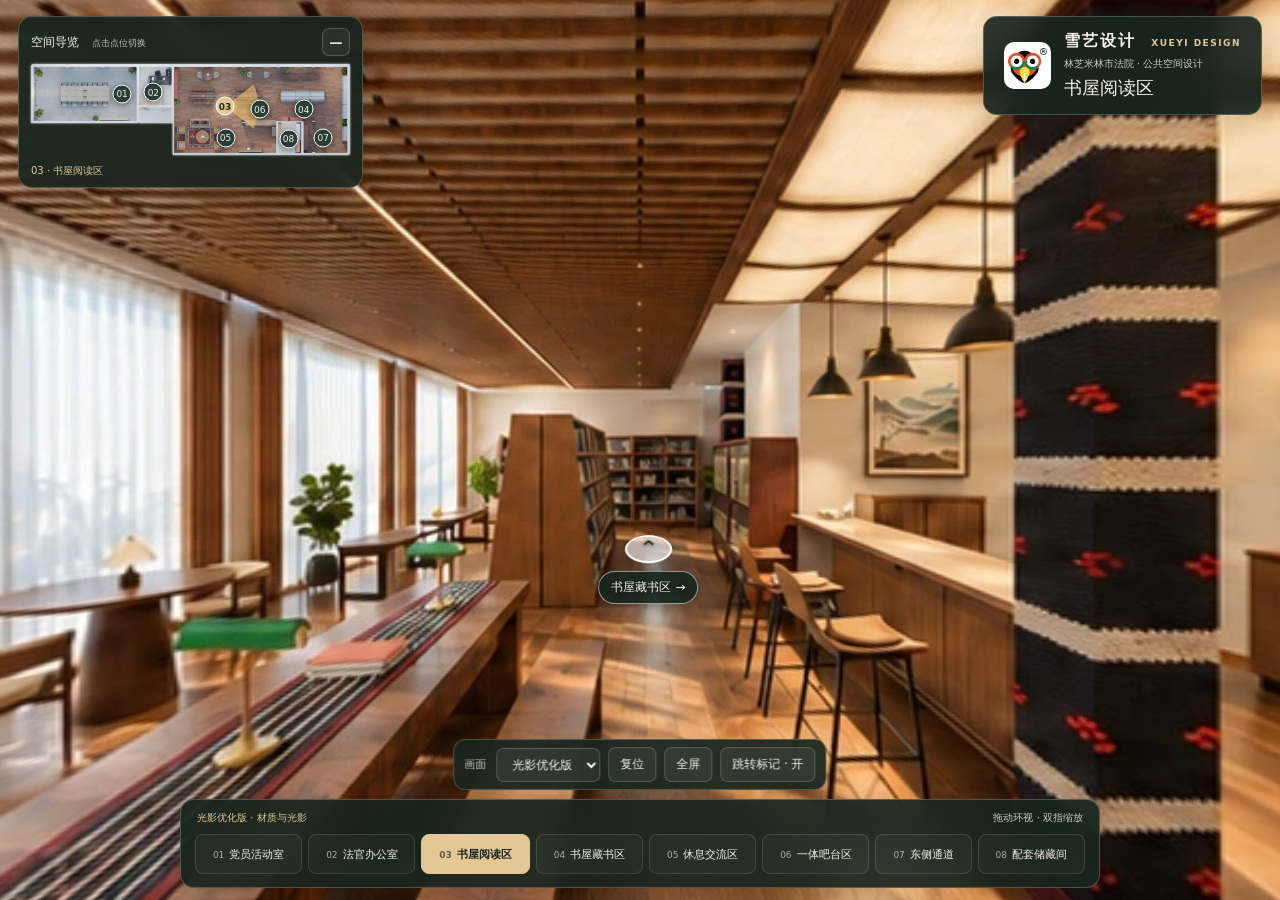
<file: milin-panorama/index.html>
<!doctype html><html lang="zh-CN"><head><meta charset="utf-8"><meta name="viewport" content="width=device-width,initial-scale=1,viewport-fit=cover"><meta name="robots" content="noindex,nofollow"><meta name="theme-color" content="#1c2923"><title>林芝米林市法院 · 360°空间全景｜雪艺设计</title><link rel="stylesheet" href="tour.css?v=1101b"></head><body>
<canvas id="screen" aria-label="拖动画面环视，点击标记进入其他区域" tabindex="0"></canvas><div id="hotspots" aria-label="画面内区域跳转"></div>
<aside id="minimap" aria-label="空间小地图"><div class="map-heading"><span>空间导览 <small>点击点位切换</small></span><button id="map-toggle" aria-label="收起小地图" aria-expanded="true">−</button></div><div id="map-content"><div id="plan"><img src="assets/floor-plan.webp" alt="设计区域真实俯瞰布局"><div id="map-points"></div></div><div id="map-caption">03 · 书屋阅读区</div></div></aside>
<header><img class="logo" src="assets/xueyi-logo.png" alt="雪艺设计LOGO"><div><div class="studio">雪艺设计 <span>XUEYI DESIGN</span></div><p>林芝米林市法院 · 公共空间设计</p><h1 id="title">书屋阅读区</h1></div></header>
<div id="loading" role="status" aria-live="polite">正在载入全景…</div><div id="error" role="alert" hidden><h2>全景暂未加载</h2><p id="error-message"></p><button id="retry">重新载入</button></div>
<section id="controls" aria-label="浏览设置"><label for="quality">画面</label><select id="quality" aria-label="画面版本"><option value="ai">光影优化版</option><option value="8k">8K细节版</option></select><button id="reset">复位</button><button id="full">全屏</button><button id="hotspot-toggle" aria-pressed="true">跳转标记 · 开</button></section>
<footer><div class="nav-heading"><span id="detail">光影优化版 · 材质与光影</span><span>拖动环视 · 双指缩放</span></div><nav id="region-nav" aria-label="选择区域"></nav></footer><script src="tour-data.js?v=1101b"></script><script src="tour.js?v=1101c"></script></body></html>
</file>
<file: milin-panorama/tour.css>
:root{color-scheme:dark;--glass:#17251ee8;--border:#e5e1cc40;--gold:#e3c795;--ivory:#f5f1e7}*{box-sizing:border-box}body{margin:0;background:#17201c;color:var(--ivory);font:14px 'Microsoft YaHei',system-ui,sans-serif;overflow:hidden}button,select{font:inherit;cursor:pointer}button:focus-visible,select:focus-visible{outline:3px solid #efce91;outline-offset:3px}button{color:inherit}#screen{display:block;width:100vw;height:100dvh;touch-action:none;cursor:grab}#screen.drag{cursor:grabbing}header,#minimap,#controls,footer{position:fixed;z-index:4;border:1px solid var(--border);background:var(--glass);backdrop-filter:blur(15px);box-shadow:0 8px 32px #0002}
header{top:max(16px,env(safe-area-inset-top));right:18px;display:flex;gap:13px;align-items:center;padding:14px 20px;border-radius:14px;max-width:calc(100% - 400px)}.logo{width:47px;height:47px;object-fit:contain;background:#fff;border-radius:10px;padding:4px}.studio{font-weight:650;font-size:16px;letter-spacing:2px}.studio span{font-size:9px;color:var(--gold);letter-spacing:1.5px;margin-left:8px}header p{font-size:10px;color:#c7cec6;margin:5px 0}h1{font-size:18px;font-weight:500;margin:3px 0 0}
#minimap{left:18px;top:max(16px,env(safe-area-inset-top));width:345px;padding:11px 12px 9px;border-radius:14px}.map-heading{display:flex;justify-content:space-between;align-items:center;gap:10px;font-size:12px}.map-heading small{font-size:9px;color:#c5cabc;margin-left:9px}#map-toggle{padding:0;width:28px;height:28px;border:1px solid #ffffff30;border-radius:7px;background:#ffffff0e;font-size:19px}#map-content{padding-top:8px}#plan{position:relative;width:100%;line-height:0}#plan>img{display:block;width:100%;height:auto;filter:drop-shadow(0 0 1px white)}#map-caption{margin-top:9px;font-size:10px;color:var(--gold)}#map-points{position:absolute;inset:0}.map-point{position:absolute;transform:translate(-50%,-50%);width:29px;height:29px;padding:0;background:none;border:0;display:grid;place-items:center;isolation:isolate}.map-point span{font-size:9px;display:grid;place-items:center;width:19px;height:19px;background:#263e35;border:1.5px solid #fff;border-radius:50%;box-shadow:0 1px 6px #0008;position:relative;z-index:2}.map-point.active span{background:var(--gold);color:#202820;font-weight:750;box-shadow:0 0 0 3px #f1d2993a}.map-point svg{display:none;position:absolute;width:64px;height:64px;overflow:visible;z-index:1;pointer-events:none}.map-point.active svg{display:block}
#hotspots{position:fixed;inset:0;pointer-events:none;z-index:2}.hotspot{position:absolute;transform:translate(-50%,-50%);display:flex;flex-direction:column;align-items:center;gap:7px;pointer-events:auto;background:none;border:0;padding:8px;white-space:nowrap;text-shadow:0 1px 5px #0009}.hotspot b{width:47px;height:32px;display:grid;place-items:center;transform:perspective(90px) rotateX(30deg);background:#fff9;border:2px solid #fff;border-radius:50%;color:#294137;font-size:24px;box-shadow:0 3px 16px #0004}.hotspot span{background:#17251ee8;padding:7px 12px;border:1px solid #ffffff85;border-radius:20px;font-size:12px;box-shadow:0 2px 12px #0004}.hotspot:hover span,.hotspot:focus-visible span{background:#e3c795;color:#1e3026;text-shadow:none}.hotspot[hidden]{display:none}
#controls{bottom:110px;left:50%;transform:translateX(-50%);display:flex;align-items:center;gap:8px;padding:7px 10px;border-radius:12px;white-space:nowrap}#controls label{font-size:11px;color:#c3c9bd;margin-right:2px}#controls button,#quality{background:#ffffff10;border:1px solid #ffffff30;border-radius:7px;padding:8px 11px;color:var(--ivory);font-size:12px}select option{background:#26352d}footer{bottom:max(12px,env(safe-area-inset-bottom));left:50%;transform:translateX(-50%);width:min(920px,calc(100% - 36px));padding:11px 14px;border-radius:14px}.nav-heading{display:flex;justify-content:space-between;gap:12px;color:#c9d0c4;font-size:10px;margin:0 2px 9px}#detail{color:var(--gold)}#region-nav{display:flex;gap:6px;overflow-x:auto;scrollbar-width:thin;scrollbar-color:#ffffff40 transparent;padding-bottom:2px}#region-nav button{flex:1 0 auto;border:1px solid #ffffff20;background:#ffffff08;border-radius:8px;padding:11px 10px;font-size:11px;min-height:40px}#region-nav button.active{background:#e3c795;color:#17251e;border-color:#e3c795;font-weight:600}#region-nav em{font-style:normal;opacity:.65;font-size:9px;margin-right:5px}
#loading{position:fixed;top:50%;left:50%;transform:translate(-50%,-50%);z-index:10;background:var(--glass);border:1px solid var(--border);padding:14px 24px;border-radius:10px;pointer-events:none}#loading[hidden]{display:none}#error{position:fixed;inset:35% max(20px,calc(50% - 230px)) auto;z-index:12;padding:24px;background:#18291df2;border:1px solid var(--border);border-radius:14px;text-align:center}#error p{line-height:1.8;color:#d1d5c7}#retry{padding:10px 18px;border:1px solid #fff8;border-radius:8px;background:#ffffff20}
@media(max-width:720px){#minimap{left:8px;top:max(8px,env(safe-area-inset-top));width:46vw;max-width:270px;padding:7px 8px;border-radius:10px}.map-heading{font-size:10px}.map-heading small{display:none}#map-toggle{width:25px;height:25px}#map-content{padding-top:6px}#map-caption{font-size:9px;margin-top:6px}.map-point{width:26px;height:26px}.map-point span{width:16px;height:16px;font-size:8px;border-width:1px}.map-point svg{width:45px;height:45px}header{right:8px;top:max(8px,env(safe-area-inset-top));width:calc(54vw - 24px);max-width:none;padding:9px;gap:7px;border-radius:10px}.logo{width:33px;height:33px;border-radius:6px;padding:2px}.studio{font-size:12px;letter-spacing:1px}.studio span{display:none}header p{font-size:8px;line-height:1.4;margin:4px 0}h1{font-size:12px}footer{bottom:max(8px,env(safe-area-inset-bottom));width:calc(100% - 16px);padding:9px;border-radius:10px}.nav-heading{font-size:9px;gap:6px}#region-nav button{padding:9px 10px;min-height:38px}#controls{bottom:104px;padding:6px;gap:5px;max-width:calc(100% - 16px)}#controls label{display:none}#controls button,#quality{font-size:10px;padding:8px}.hotspot b{width:38px;height:27px;font-size:20px}.hotspot span{font-size:10px;padding:6px 9px}}
@media(max-height:500px){#minimap{width:230px;top:8px}header{top:8px;padding:7px 12px}.logo{width:32px;height:32px}header p{display:none}h1{font-size:14px}.studio{font-size:13px}footer{bottom:6px;padding:7px 10px}.nav-heading{display:none}#region-nav button{padding:7px 10px;min-height:32px}#controls{bottom:63px;padding:4px 7px}.hotspot{gap:3px}}
</file>
